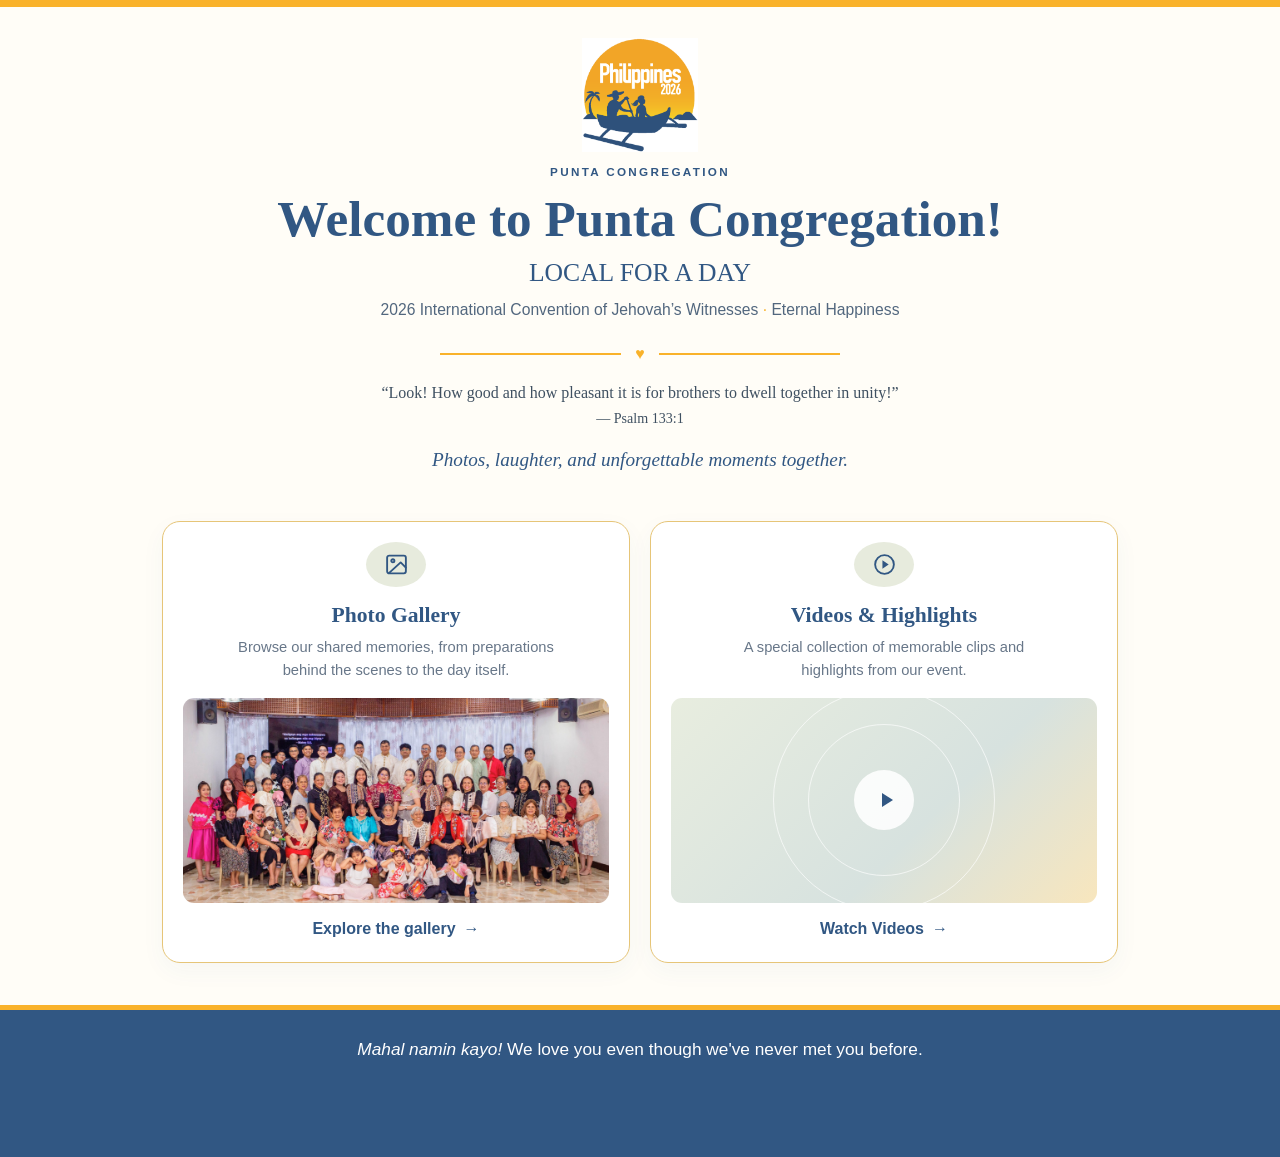
<file: index.html>
<!doctype html><html lang="en"><head><meta charset="utf-8"><meta name="viewport" content="width=device-width,initial-scale=1"><meta name="theme-color" content="#315783"><title>Punta Congregation | LOCAL FOR A DAY 2026</title><link rel="stylesheet" href="styles.css"></head><body><div class="topline"></div><header class="hero"><img class="logo" src="assets/philippines-2026-logo.png" alt="Philippines 2026 logo"><p class="kicker">PUNTA CONGREGATION</p><h1>Welcome to Punta Congregation!</h1><p class="subtitle">LOCAL FOR A DAY</p><p class="eventline">2026 International Convention of Jehovah’s Witnesses <span style="color:var(--gold)">·</span> Eternal Happiness</p><div class="divider"><span>♥</span></div><p class="verse">“Look! How good and how pleasant it is for brothers to dwell together in unity!”<small>— Psalm 133:1</small></p><p class="tagline">Photos, laughter, and unforgettable moments together.</p></header><main class="cards"><a class="card" href="photos.html"><span class="icon-disc"><svg viewBox="0 0 24 24"><rect x="3" y="3.5" width="18" height="17" rx="2"/><circle cx="8.5" cy="8.5" r="1.5"/><path d="m21 15-5-5L5 20"/></svg></span><h3>Photo Gallery</h3><p>Browse our shared memories, from preparations behind the scenes to the day itself.</p><img class="card-photo" src="assets/congregation.jpg" alt="Punta Congregation group photo"><span class="card-action">Explore the gallery <span>→</span></span></a><a class="card" href="videos.html"><span class="icon-disc"><svg viewBox="0 0 24 24"><circle cx="12" cy="12" r="9"/><path d="m10 8 6 4-6 4Z" fill="currentColor" stroke="none"/></svg></span><h3>Videos &amp; Highlights</h3><p>A special collection of memorable clips and highlights from our event.</p><div class="video-art"><span class="play"><svg viewBox="0 0 24 24"><path d="M8 5v14l11-7Z"/></svg></span></div><span class="card-action">Watch Videos <span>→</span></span></a></main><footer class="footer"><p><em>Mahal namin kayo!</em> We love you even though we've never met you before.</p></footer></body></html>
</file>
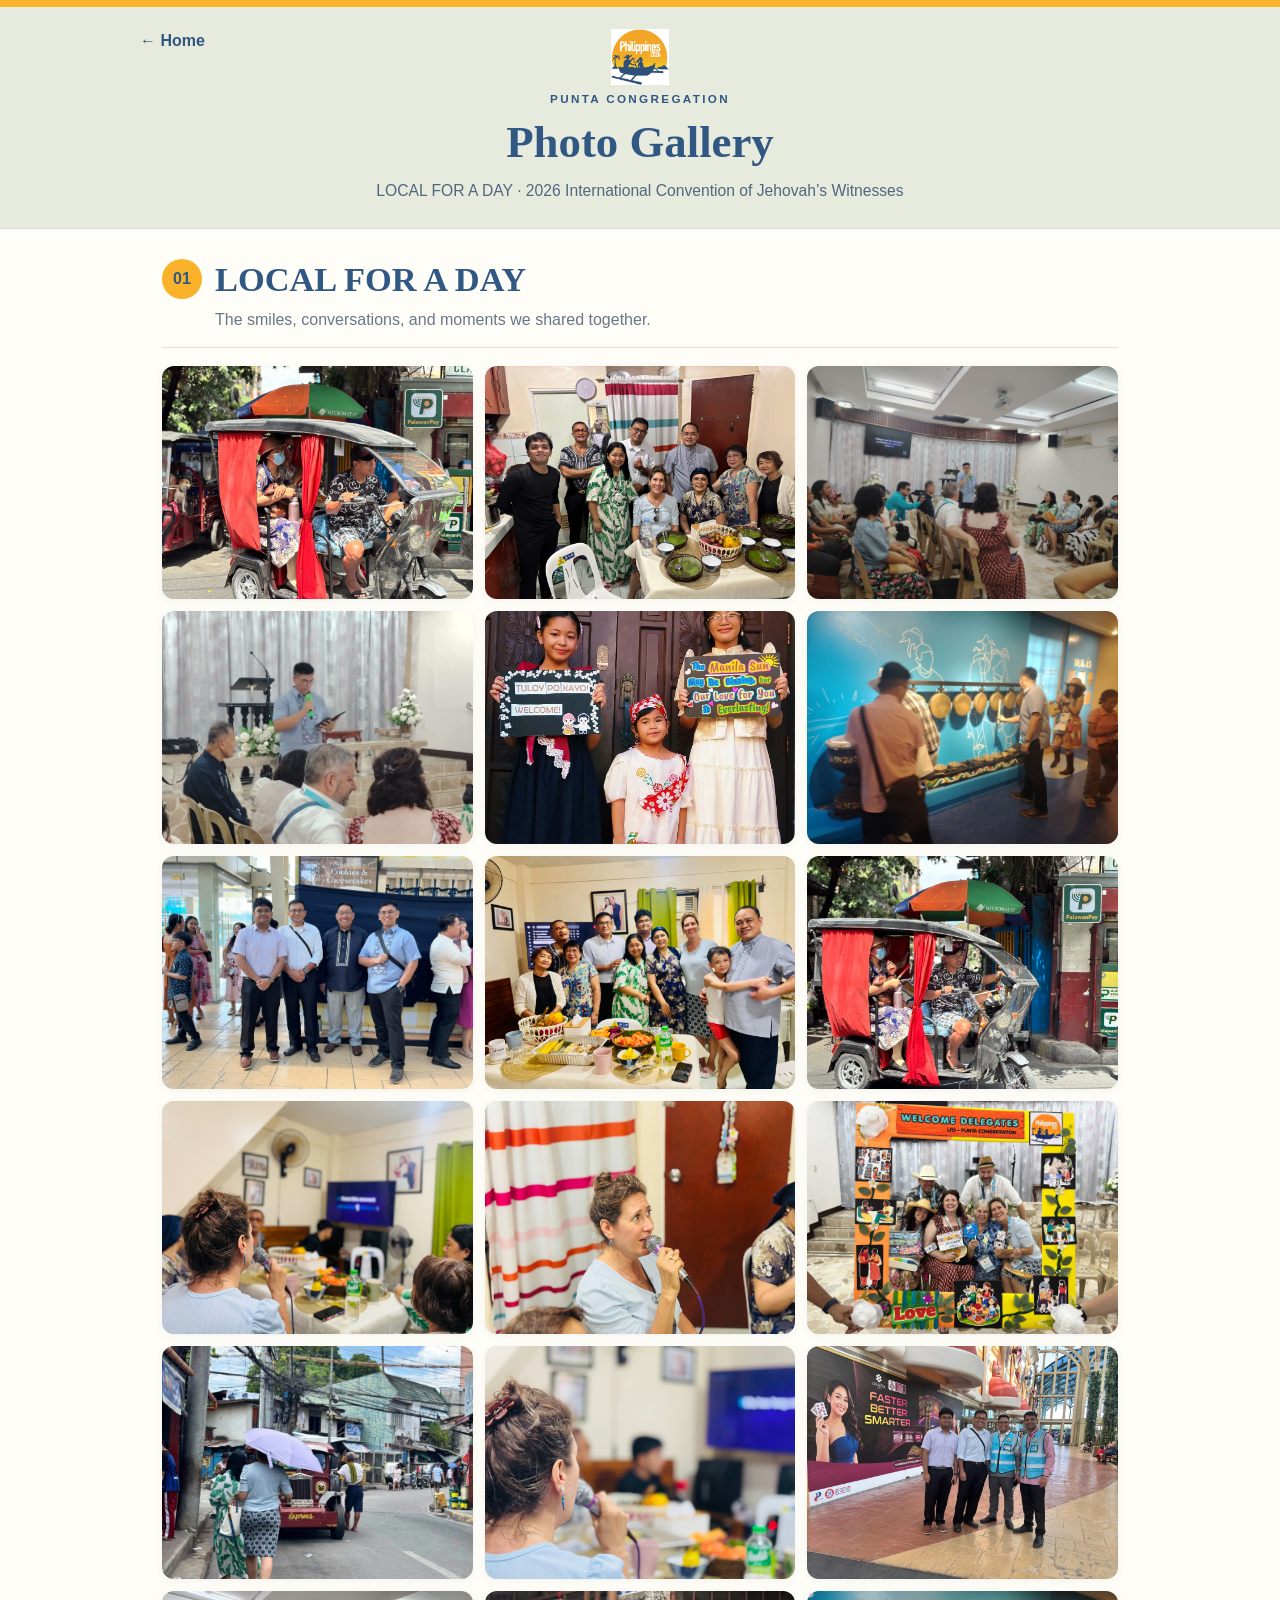
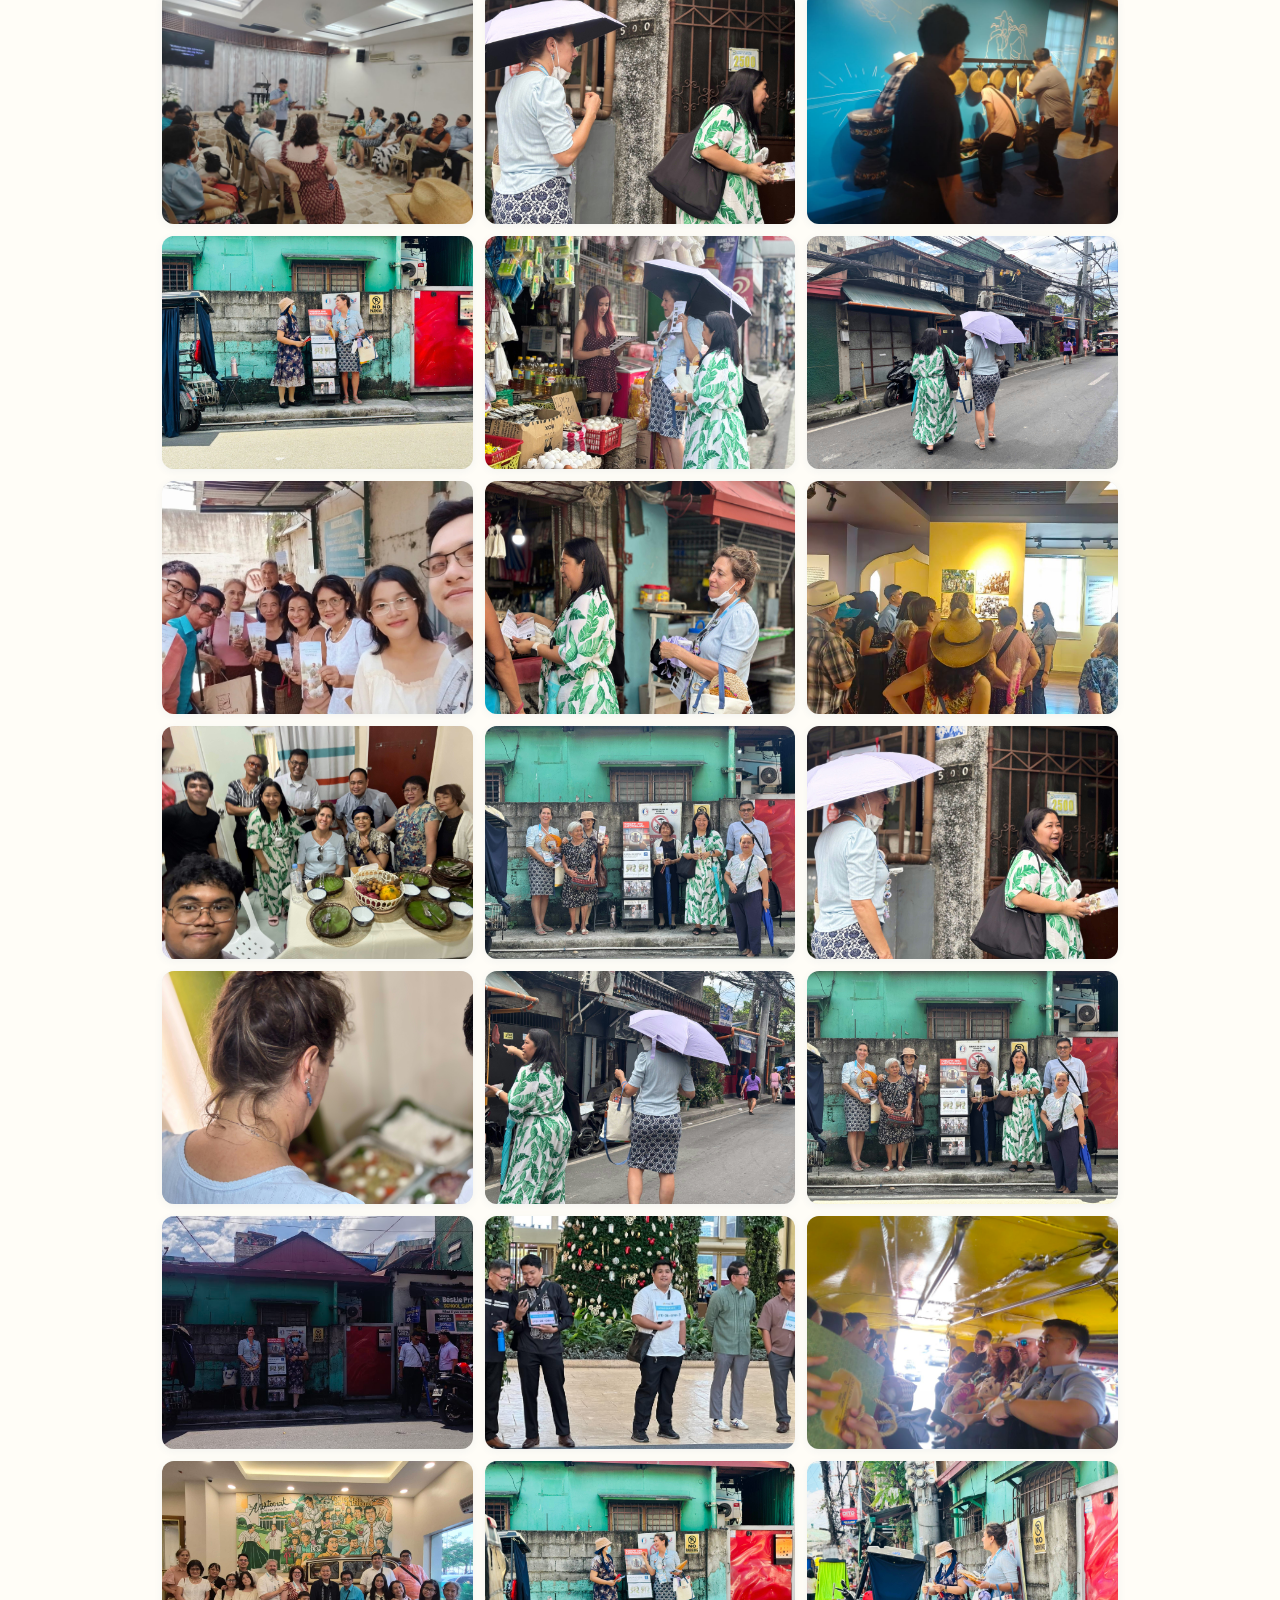
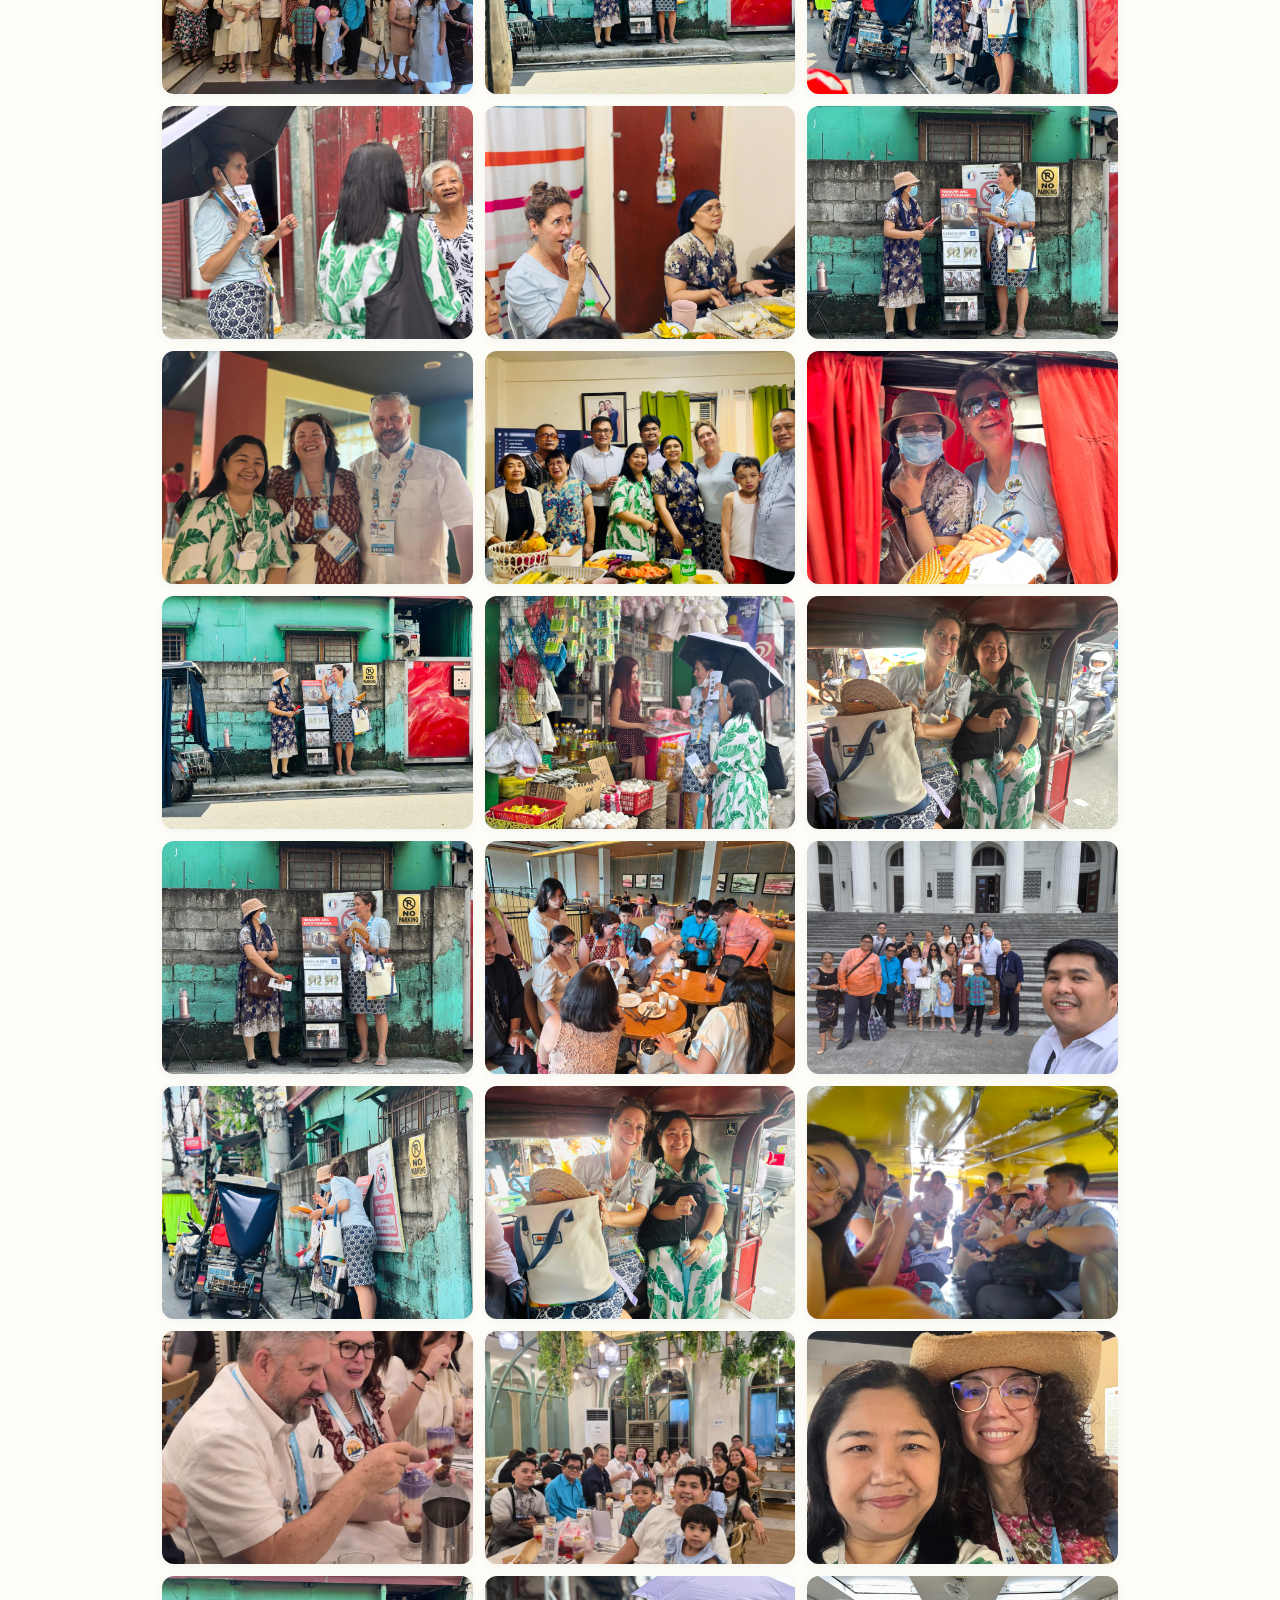
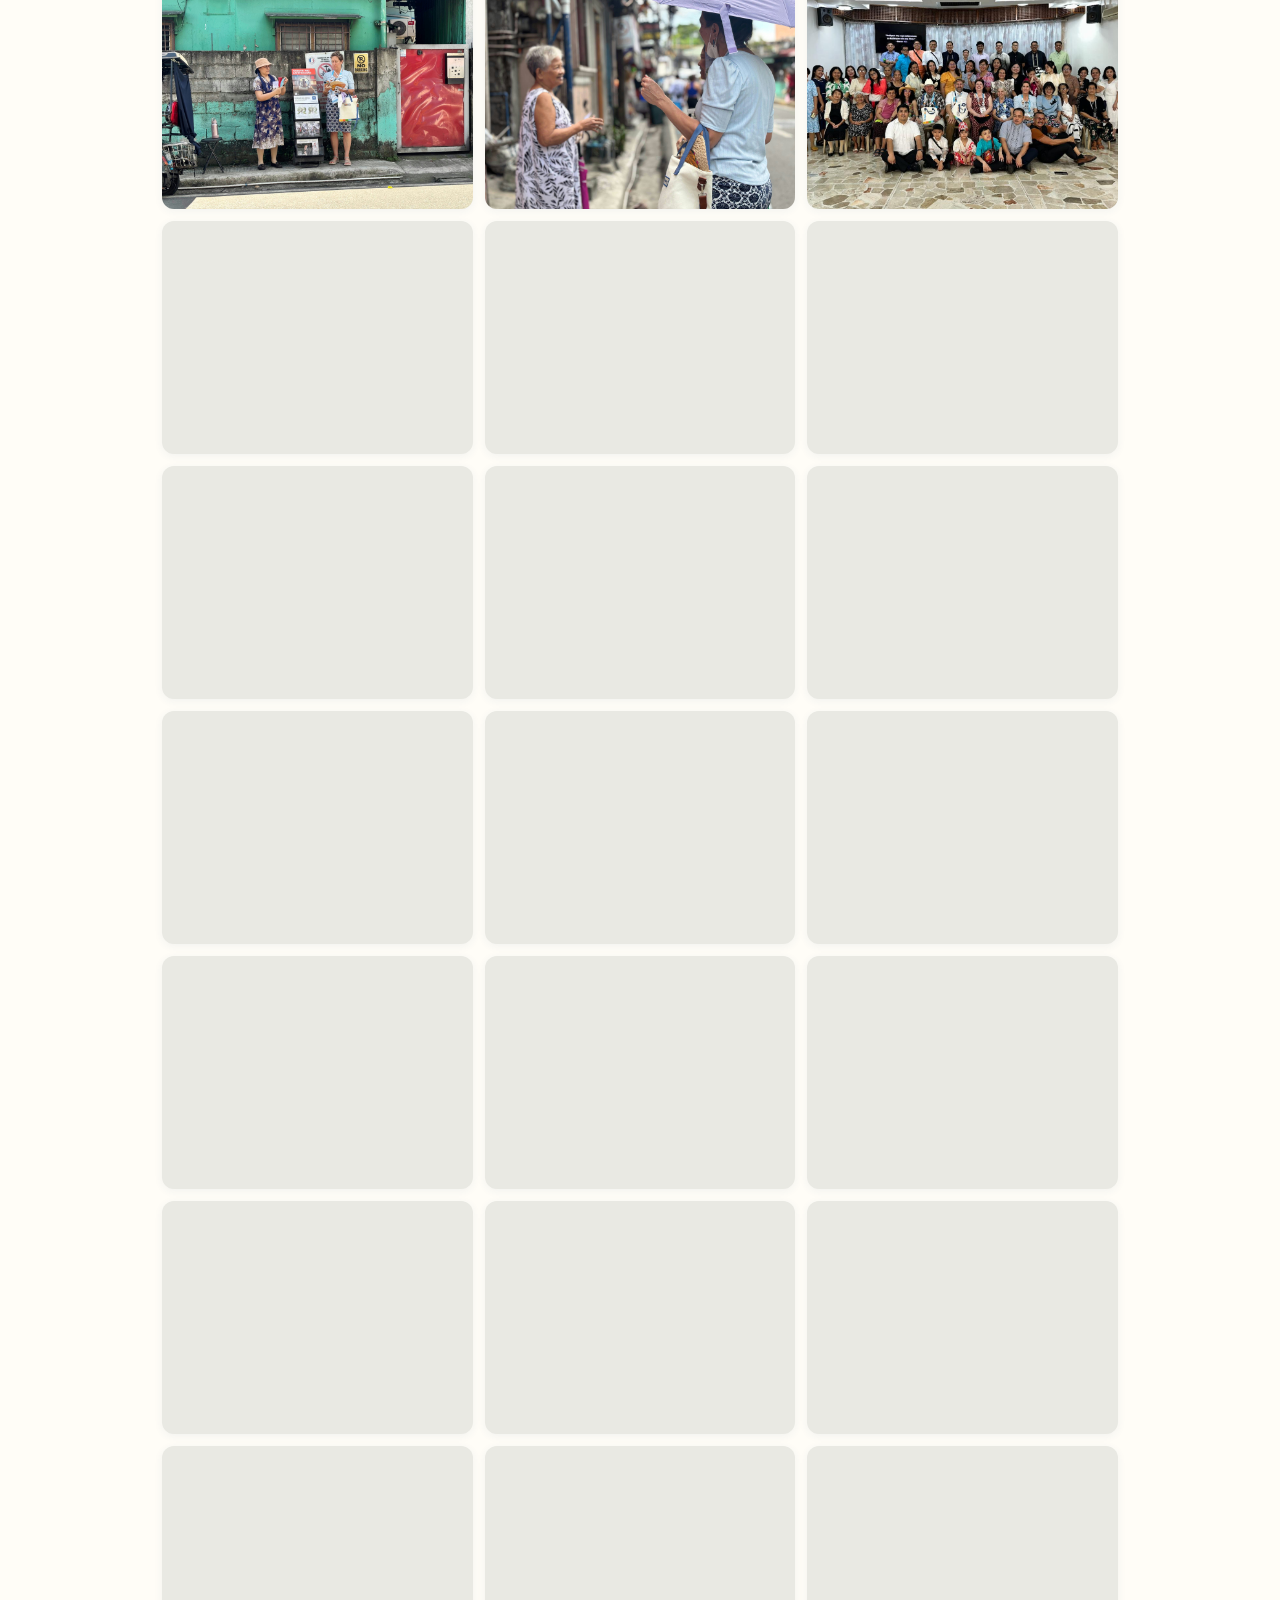
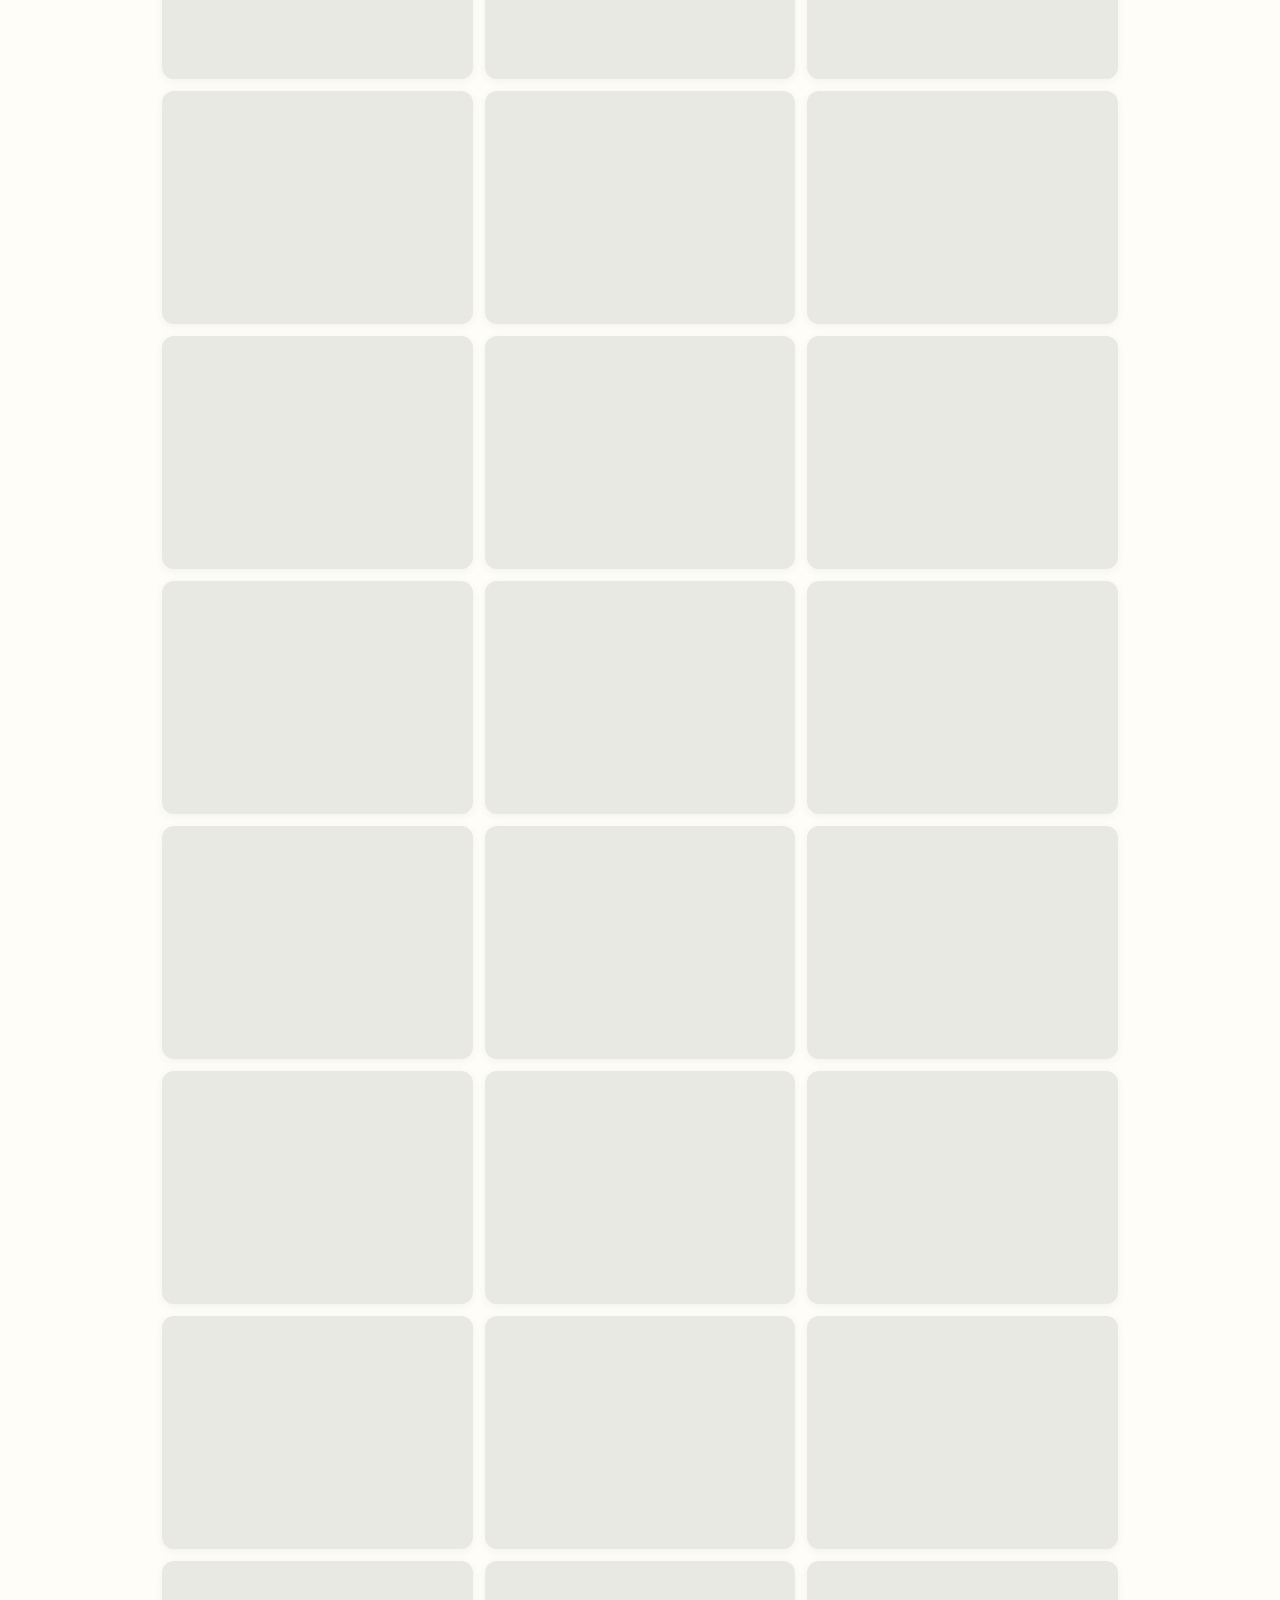
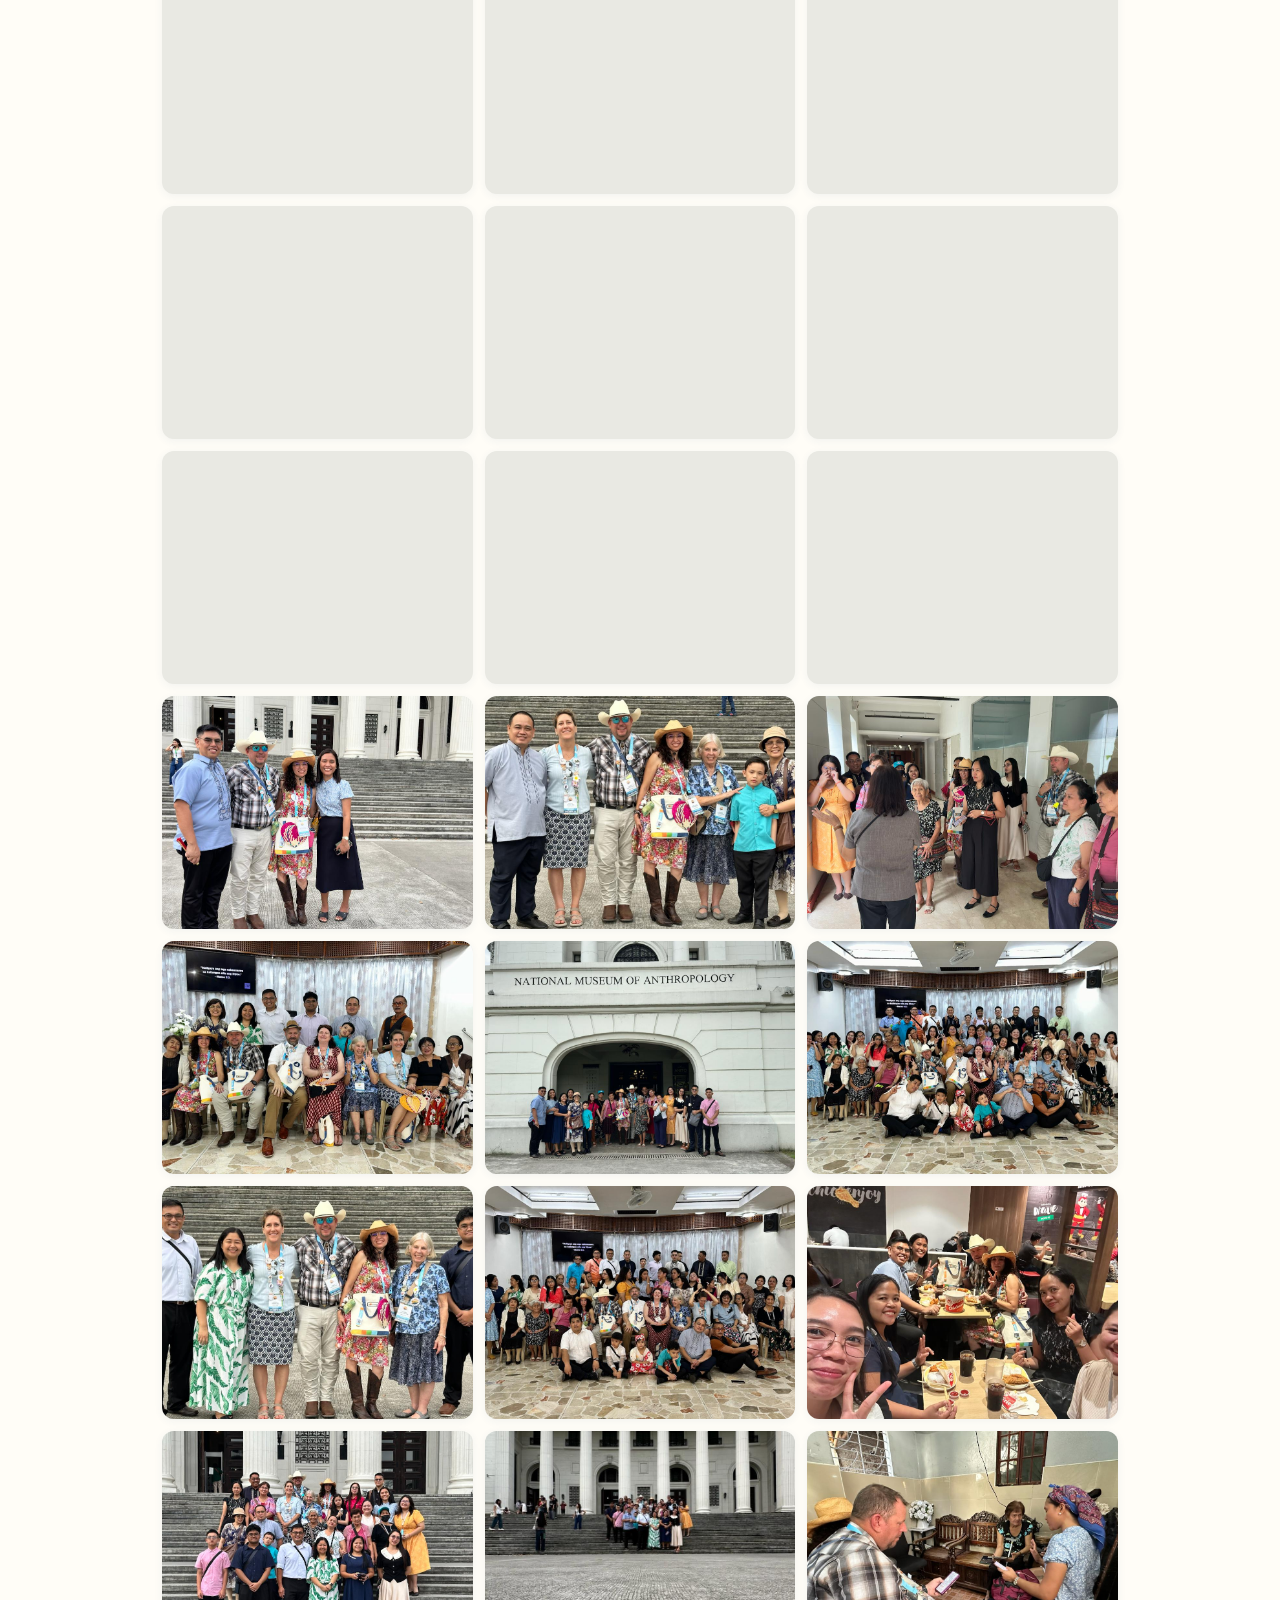
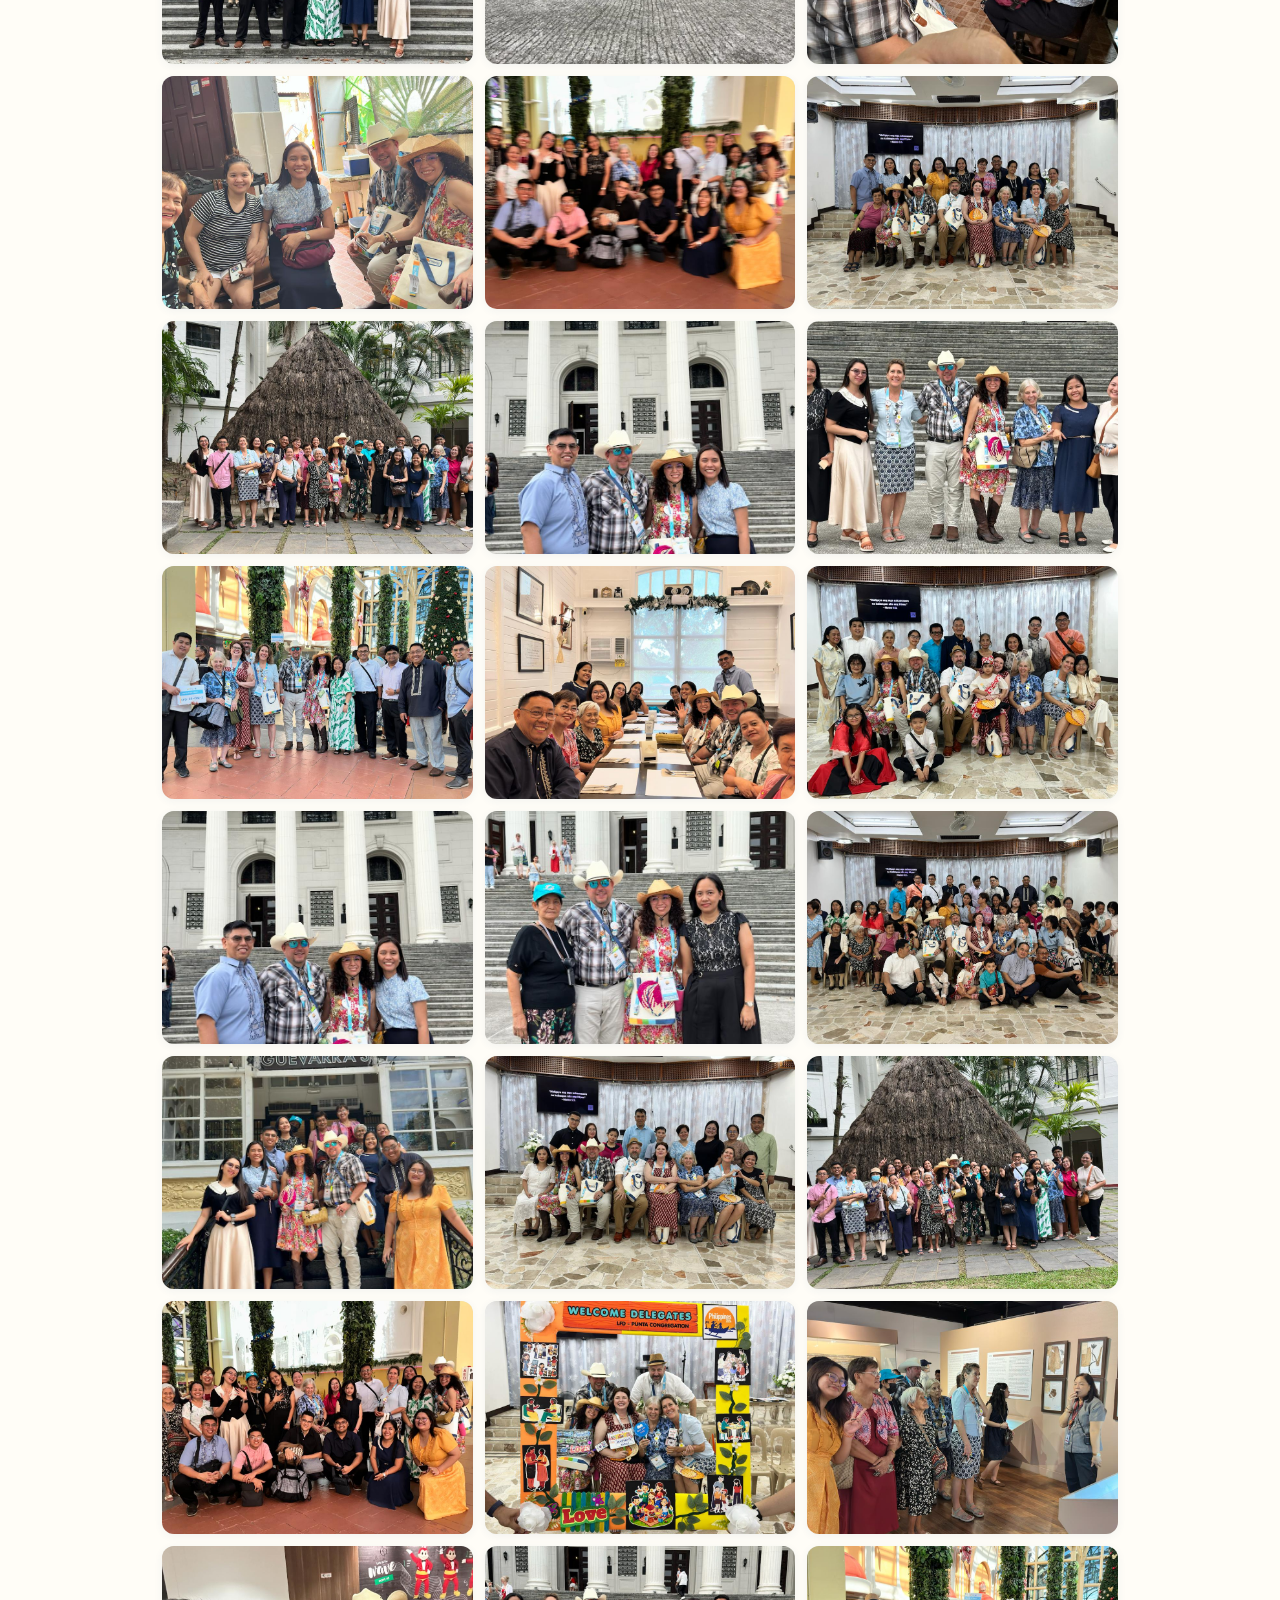
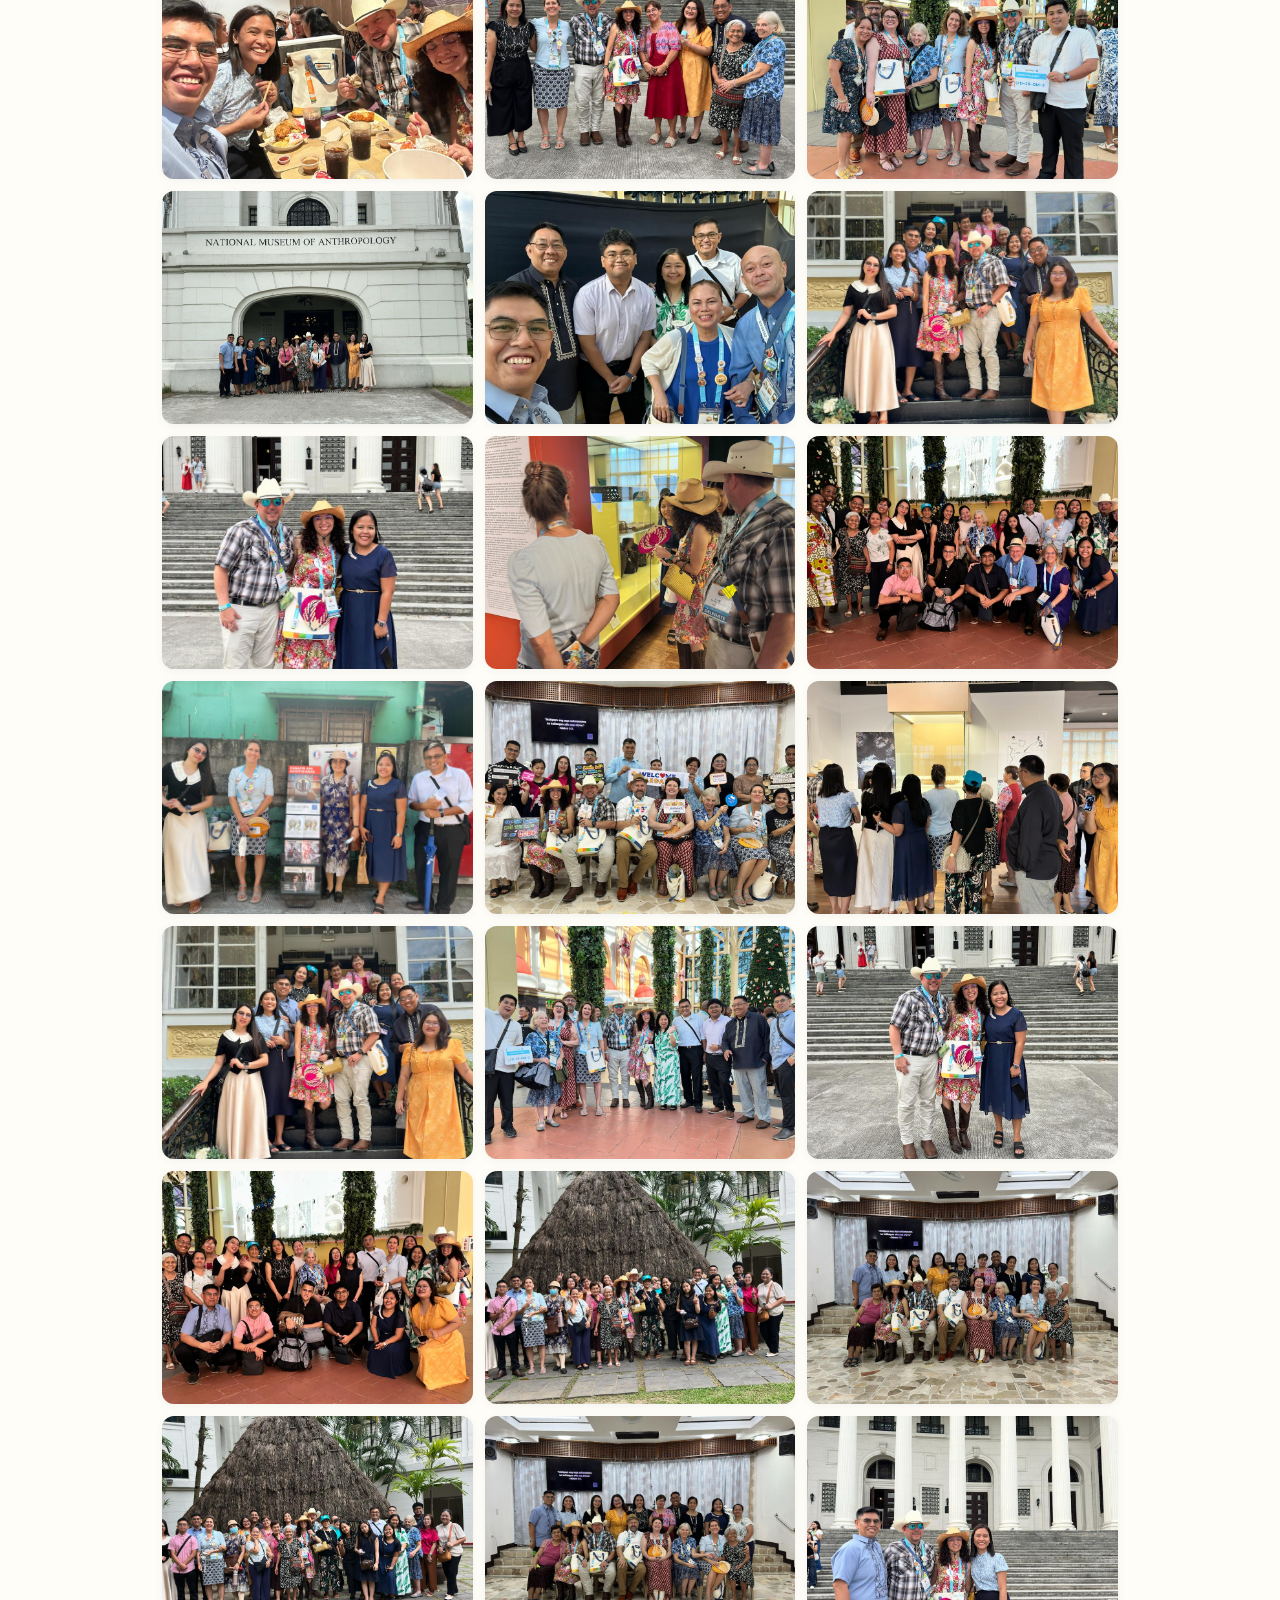
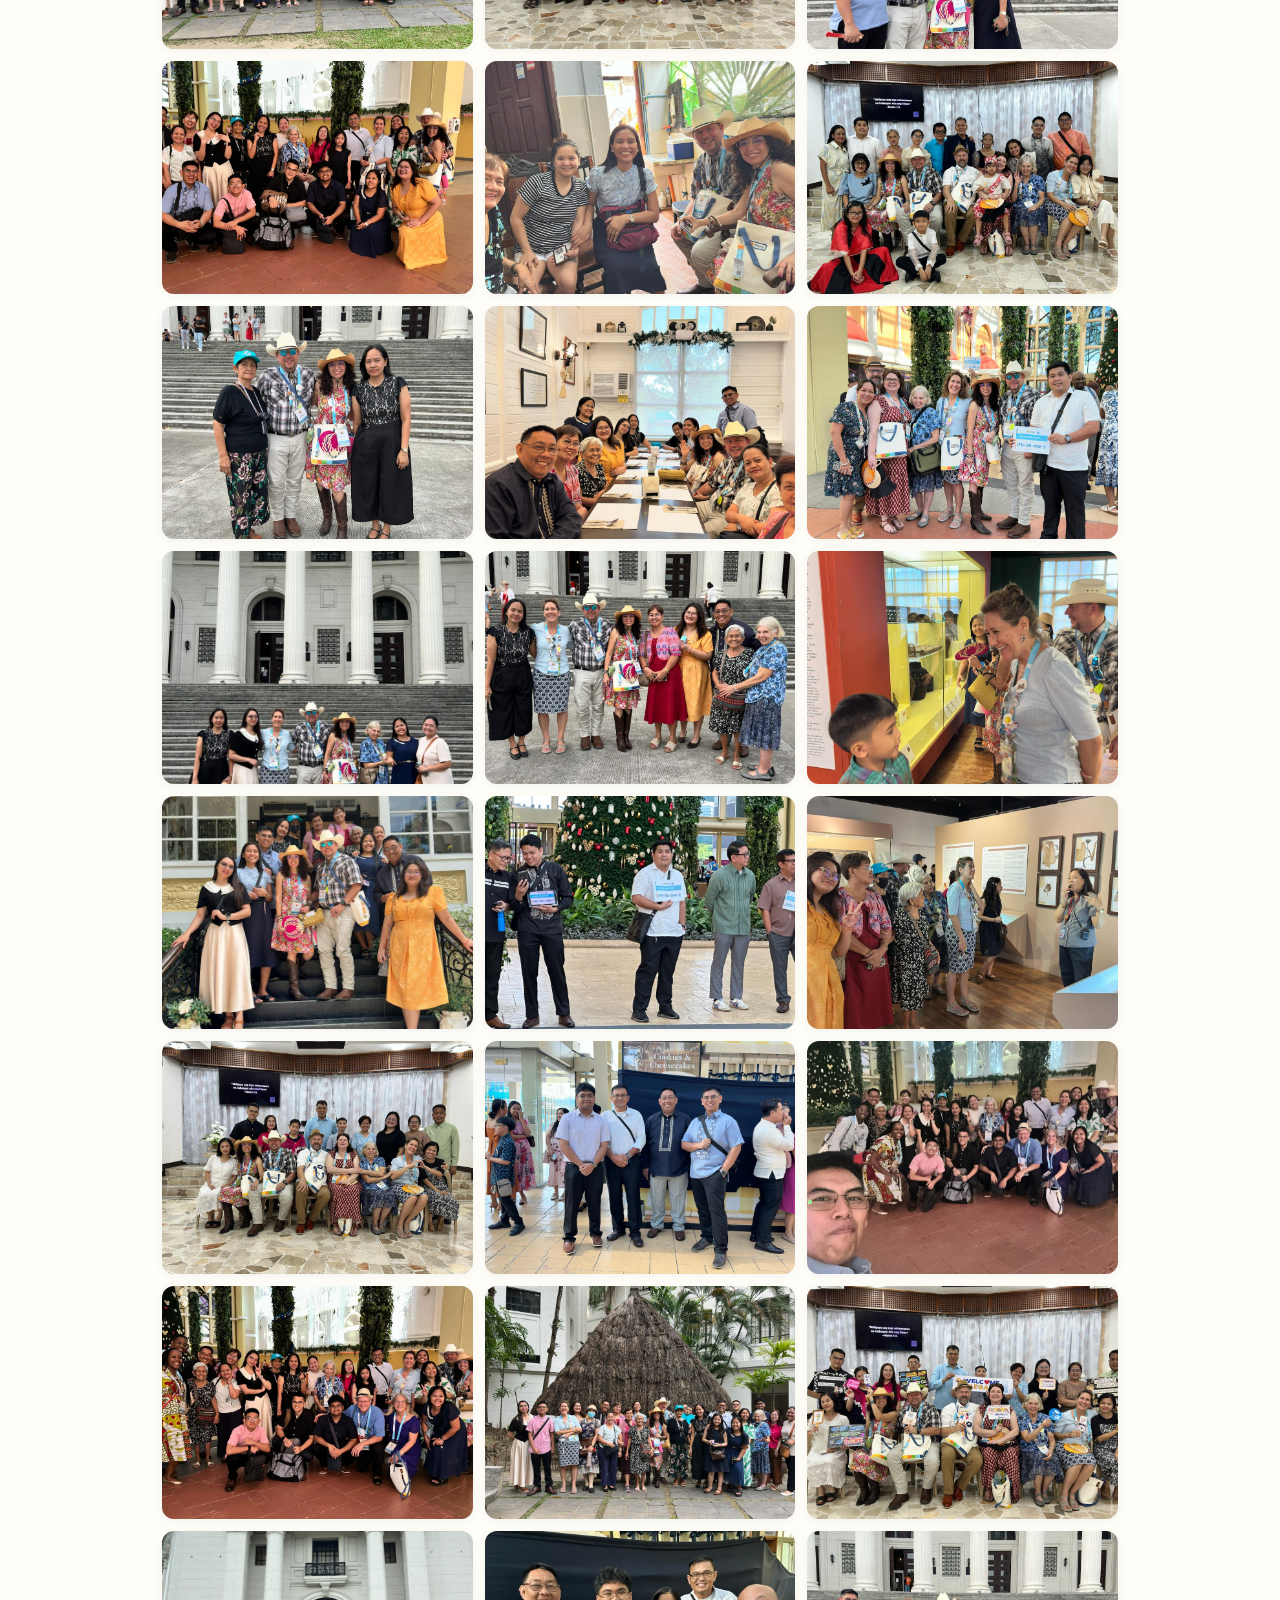
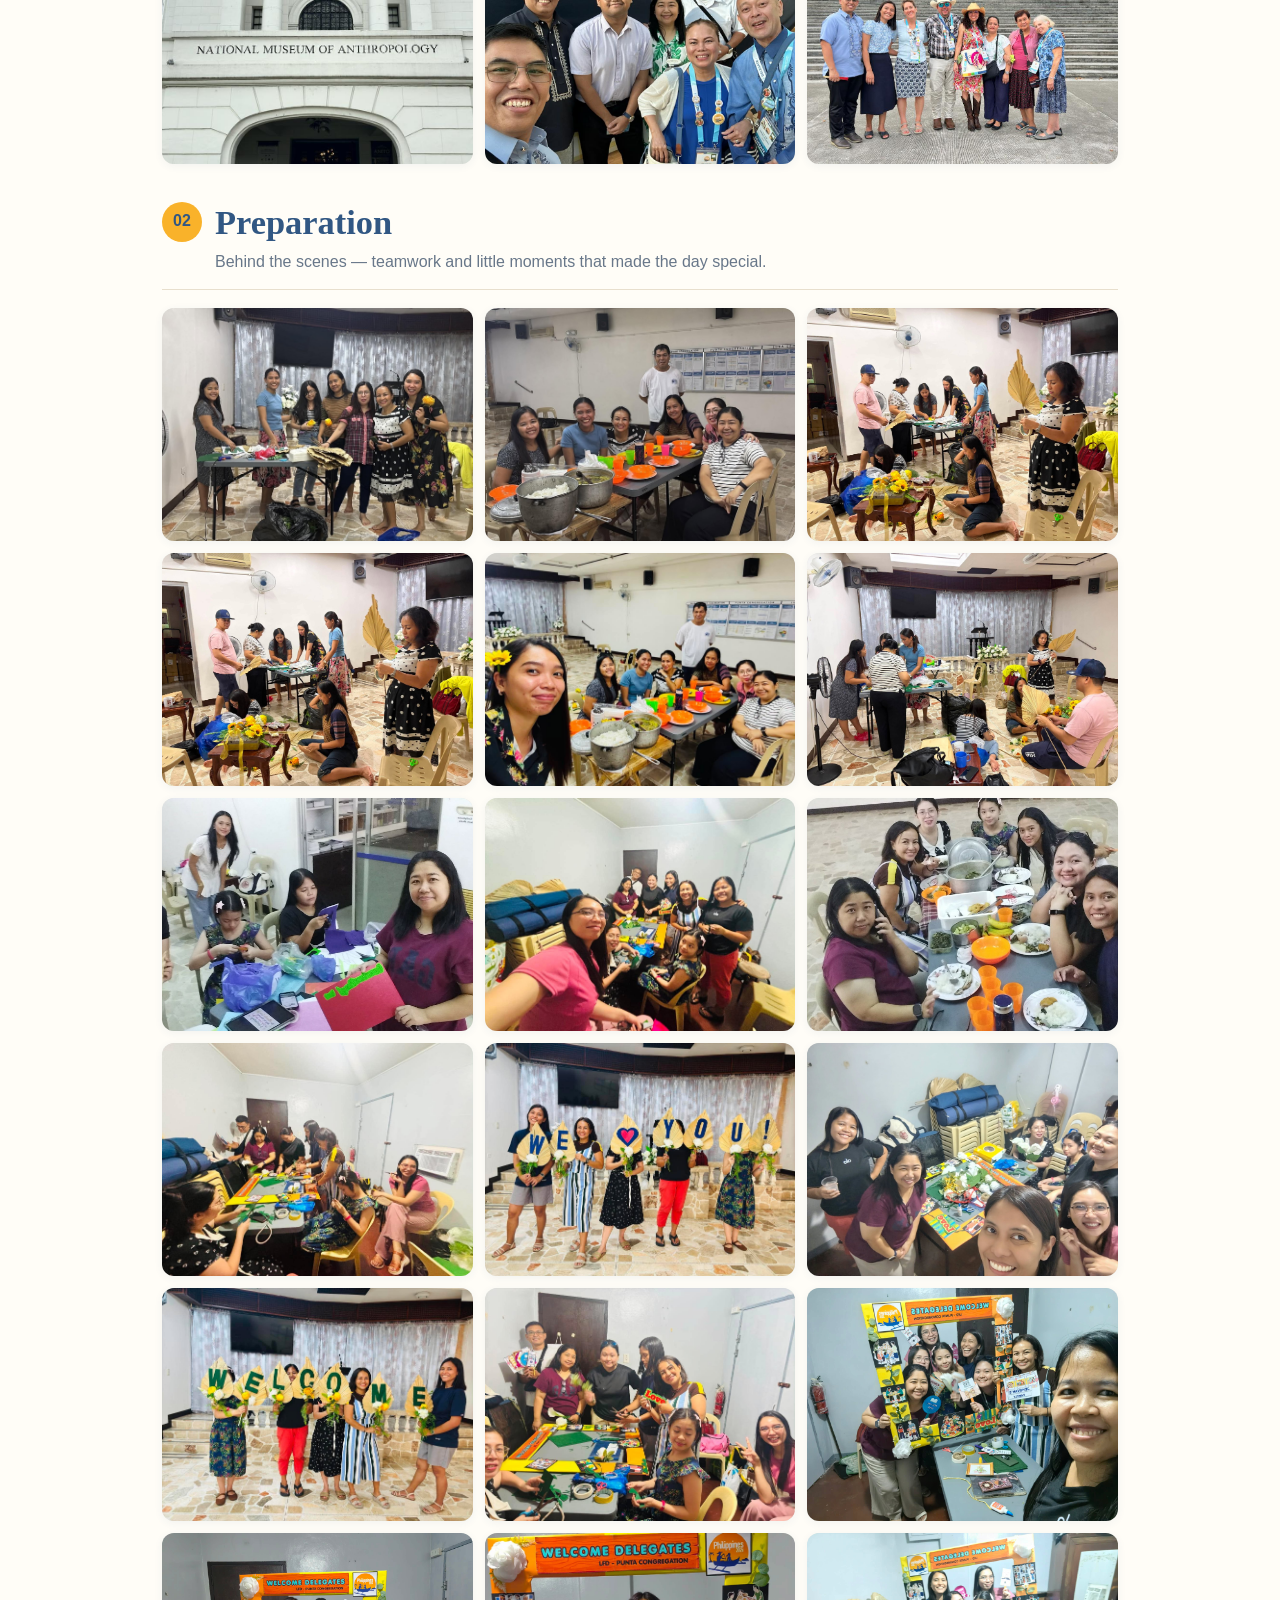
<file: photos.html>
<!doctype html><html lang="en"><head><meta charset="utf-8"><meta name="viewport" content="width=device-width,initial-scale=1"><title>Photo Gallery | Punta Congregation</title><link rel="stylesheet" href="styles.css"></head><body><div class="topline"></div><header class="inner-head"><a class="back" href="index.html">← Home</a><img class="mini-logo" src="assets/philippines-2026-logo.png" alt="Philippines 2026 logo"><p class="kicker">PUNTA CONGREGATION</p><h1>Photo Gallery</h1><p class="eventline">LOCAL FOR A DAY · 2026 International Convention of Jehovah’s Witnesses</p></header><main class="inner-main"><section><div class="section-title"><span class="number">01</span><div><h2>LOCAL FOR A DAY</h2><p>The smiles, conversations, and moments we shared together.</p></div></div><div class="gallery-grid" id="event-grid"></div></section><section class="section-gap"><div class="section-title"><span class="number">02</span><div><h2>Preparation</h2><p>Behind the scenes — teamwork and little moments that made the day special.</p></div></div><div class="gallery-grid" id="prep-grid"></div></section><div class="thankyou"><span class="heart">♥</span><p>Thank you for being part of this beautiful and encouraging day!</p></div></main><footer class="inner-footer"><div class="footer-actions"><a href="index.html">← Back to welcome page</a><a href="videos.html">▶ Watch Videos</a></div><div class="footer-blue-band" aria-hidden="true"></div></footer><div class="lightbox" id="lightbox" role="dialog" aria-modal="true" aria-label="Photo viewer"><button class="lb-btn lb-close" id="close" aria-label="Close">×</button><button class="lb-btn lb-prev" id="prev" aria-label="Previous photo">‹</button><img id="lightbox-image" alt="Selected gallery photo"><button class="lb-btn lb-next" id="next" aria-label="Next photo">›</button><a class="lb-btn lb-download" id="download" download><svg viewBox="0 0 24 24"><path d="M12 3v12m-5-5 5 5 5-5M4 17v4h16v-4"/></svg> Download photo</a><span class="lb-count" id="count"></span></div><script>
const eventPhotos=["assets/local-for-a-day/local-for-a-day-01.jpg", "assets/local-for-a-day/local-for-a-day-02.jpg", "assets/local-for-a-day/local-for-a-day-03.jpg", "assets/local-for-a-day/local-for-a-day-04.jpg", "assets/local-for-a-day/local-for-a-day-05.jpg", "assets/local-for-a-day/local-for-a-day-06.jpg", "assets/local-for-a-day/local-for-a-day-07.jpg", "assets/local-for-a-day/local-for-a-day-08.jpg", "assets/local-for-a-day/local-for-a-day-09.jpg", "assets/local-for-a-day/local-for-a-day-10.jpg", "assets/local-for-a-day/local-for-a-day-11.jpg", "assets/local-for-a-day/local-for-a-day-12.jpg", "assets/local-for-a-day/local-for-a-day-13.jpg", "assets/local-for-a-day/local-for-a-day-14.jpg", "assets/local-for-a-day/local-for-a-day-15.jpg", "assets/local-for-a-day/local-for-a-day-16.jpg", "assets/local-for-a-day/local-for-a-day-17.jpg", "assets/local-for-a-day/local-for-a-day-18.jpg", "assets/local-for-a-day/local-for-a-day-19.jpg", "assets/local-for-a-day/local-for-a-day-20.jpg", "assets/local-for-a-day/local-for-a-day-21.jpg", "assets/local-for-a-day/local-for-a-day-22.jpg", "assets/local-for-a-day/local-for-a-day-23.jpg", "assets/local-for-a-day/local-for-a-day-24.jpg", "assets/local-for-a-day/local-for-a-day-25.jpg", "assets/local-for-a-day/local-for-a-day-26.jpg", "assets/local-for-a-day/local-for-a-day-27.jpg", "assets/local-for-a-day/local-for-a-day-28.jpg", "assets/local-for-a-day/local-for-a-day-29.jpg", "assets/local-for-a-day/local-for-a-day-30.jpg", "assets/local-for-a-day/local-for-a-day-31.jpg", "assets/local-for-a-day/local-for-a-day-32.jpg", "assets/local-for-a-day/local-for-a-day-33.jpg", "assets/local-for-a-day/local-for-a-day-34.jpg", "assets/local-for-a-day/local-for-a-day-35.jpg", "assets/local-for-a-day/local-for-a-day-36.jpg", "assets/local-for-a-day/local-for-a-day-37.jpg", "assets/local-for-a-day/local-for-a-day-38.jpg", "assets/local-for-a-day/local-for-a-day-39.jpg", "assets/local-for-a-day/local-for-a-day-40.jpg", "assets/local-for-a-day/local-for-a-day-41.jpg", "assets/local-for-a-day/local-for-a-day-42.jpg", "assets/local-for-a-day/local-for-a-day-43.jpg", "assets/local-for-a-day/local-for-a-day-44.jpg", "assets/local-for-a-day/local-for-a-day-45.jpg", "assets/local-for-a-day/local-for-a-day-46.jpg", "assets/local-for-a-day/local-for-a-day-47.jpg", "assets/local-for-a-day/local-for-a-day-48.jpg", "assets/local-for-a-day/local-for-a-day-49.jpg", "assets/local-for-a-day/local-for-a-day-50.jpg", "assets/local-for-a-day/local-for-a-day-51.jpg", "assets/local-for-a-day/local-for-a-day-52.jpg", "assets/local-for-a-day/local-for-a-day-53.jpg", "assets/local-for-a-day/local-for-a-day-54.jpg", "assets/local-for-a-day/local-for-a-day-55.jpg", "assets/local-for-a-day/local-for-a-day-56.jpg", "assets/local-for-a-day/local-for-a-day-057.jpg", "assets/local-for-a-day/local-for-a-day-058.jpg", "assets/local-for-a-day/local-for-a-day-059.jpg", "assets/local-for-a-day/local-for-a-day-060.jpg", "assets/local-for-a-day/local-for-a-day-061.jpg", "assets/local-for-a-day/local-for-a-day-062.jpg", "assets/local-for-a-day/local-for-a-day-063.jpg", "assets/local-for-a-day/local-for-a-day-064.jpg", "assets/local-for-a-day/local-for-a-day-065.jpg", "assets/local-for-a-day/local-for-a-day-066.jpg", "assets/local-for-a-day/local-for-a-day-067.jpg", "assets/local-for-a-day/local-for-a-day-068.jpg", "assets/local-for-a-day/local-for-a-day-069.jpg", "assets/local-for-a-day/local-for-a-day-070.jpg", "assets/local-for-a-day/local-for-a-day-071.jpg", "assets/local-for-a-day/local-for-a-day-072.jpg", "assets/local-for-a-day/local-for-a-day-073.jpg", "assets/local-for-a-day/local-for-a-day-074.jpg", "assets/local-for-a-day/local-for-a-day-075.jpg", "assets/local-for-a-day/local-for-a-day-076.jpg", "assets/local-for-a-day/local-for-a-day-077.jpg", "assets/local-for-a-day/local-for-a-day-078.jpg", "assets/local-for-a-day/local-for-a-day-079.jpg", "assets/local-for-a-day/local-for-a-day-080.jpg", "assets/local-for-a-day/local-for-a-day-081.jpg", "assets/local-for-a-day/local-for-a-day-082.jpg", "assets/local-for-a-day/local-for-a-day-083.jpg", "assets/local-for-a-day/local-for-a-day-084.jpg", "assets/local-for-a-day/local-for-a-day-085.jpg", "assets/local-for-a-day/local-for-a-day-086.jpg", "assets/local-for-a-day/local-for-a-day-087.jpg", "assets/local-for-a-day/local-for-a-day-088.jpg", "assets/local-for-a-day/local-for-a-day-089.jpg", "assets/local-for-a-day/local-for-a-day-090.jpg", "assets/local-for-a-day/local-for-a-day-091.jpg", "assets/local-for-a-day/local-for-a-day-092.jpg", "assets/local-for-a-day/local-for-a-day-093.jpg", "assets/local-for-a-day/local-for-a-day-094.jpg", "assets/local-for-a-day/local-for-a-day-095.jpg", "assets/local-for-a-day/local-for-a-day-096.jpg", "assets/local-for-a-day/local-for-a-day-097.jpg", "assets/local-for-a-day/local-for-a-day-098.jpg", "assets/local-for-a-day/local-for-a-day-099.jpg", "assets/local-for-a-day/local-for-a-day-100.jpg", "assets/local-for-a-day/local-for-a-day-101.jpg", "assets/local-for-a-day/local-for-a-day-102.jpg", "assets/local-for-a-day/local-for-a-day-103.jpg", "assets/local-for-a-day/local-for-a-day-104.jpg", "assets/local-for-a-day/local-for-a-day-105.jpg", "assets/local-for-a-day/local-for-a-day-106.jpg", "assets/local-for-a-day/local-for-a-day-107.jpg", "assets/local-for-a-day/local-for-a-day-108.jpg", "assets/local-for-a-day/local-for-a-day-109.jpg", "assets/local-for-a-day/local-for-a-day-110.jpg", "assets/local-for-a-day/local-for-a-day-111.jpg", "assets/local-for-a-day/local-for-a-day-112.jpg", "assets/local-for-a-day/local-for-a-day-113.jpg", "assets/local-for-a-day/local-for-a-day-114.jpg", "assets/local-for-a-day/local-for-a-day-115.jpg", "assets/local-for-a-day/local-for-a-day-116.jpg", "assets/local-for-a-day/local-for-a-day-117.jpg", "assets/local-for-a-day/local-for-a-day-118.jpg", "assets/local-for-a-day/local-for-a-day-119.jpg", "assets/local-for-a-day/local-for-a-day-120.jpg", "assets/local-for-a-day/local-for-a-day-121.jpg", "assets/local-for-a-day/local-for-a-day-122.jpg", "assets/local-for-a-day/local-for-a-day-123.jpg", "assets/local-for-a-day/local-for-a-day-124.jpg", "assets/local-for-a-day/local-for-a-day-125.jpg", "assets/local-for-a-day/local-for-a-day-126.jpg", "assets/local-for-a-day/local-for-a-day-127.jpg", "assets/local-for-a-day/local-for-a-day-128.jpg", "assets/local-for-a-day/local-for-a-day-129.jpg", "assets/local-for-a-day/local-for-a-day-130.jpg", "assets/local-for-a-day/local-for-a-day-131.jpg", "assets/local-for-a-day/local-for-a-day-132.jpg", "assets/local-for-a-day/local-for-a-day-133.jpg", "assets/local-for-a-day/local-for-a-day-134.jpg", "assets/local-for-a-day/local-for-a-day-135.jpg", "assets/local-for-a-day/local-for-a-day-136.jpg", "assets/local-for-a-day/local-for-a-day-137.jpg", "assets/local-for-a-day/local-for-a-day-138.jpg", "assets/local-for-a-day/local-for-a-day-139.jpg", "assets/local-for-a-day/local-for-a-day-140.jpg", "assets/local-for-a-day/local-for-a-day-141.jpg", "assets/local-for-a-day/local-for-a-day-142.jpg", "assets/local-for-a-day/local-for-a-day-143.jpg", "assets/local-for-a-day/local-for-a-day-144.jpg", "assets/local-for-a-day/local-for-a-day-145.jpg", "assets/local-for-a-day/local-for-a-day-146.jpg", "assets/local-for-a-day/local-for-a-day-147.jpg", "assets/local-for-a-day/local-for-a-day-148.jpg", "assets/local-for-a-day/local-for-a-day-149.jpg", "assets/local-for-a-day/local-for-a-day-150.jpg", "assets/local-for-a-day/local-for-a-day-151.jpg", "assets/local-for-a-day/local-for-a-day-152.jpg", "assets/local-for-a-day/local-for-a-day-153.jpg", "assets/local-for-a-day/local-for-a-day-154.jpg", "assets/local-for-a-day/local-for-a-day-155.jpg", "assets/local-for-a-day/local-for-a-day-156.jpg", "assets/local-for-a-day/local-for-a-day-157.jpg", "assets/local-for-a-day/local-for-a-day-158.jpg", "assets/local-for-a-day/local-for-a-day-159.jpg", "assets/local-for-a-day/local-for-a-day-160.jpg", "assets/local-for-a-day/local-for-a-day-161.jpg", "assets/local-for-a-day/local-for-a-day-162.jpg", "assets/local-for-a-day/local-for-a-day-163.jpg", "assets/local-for-a-day/local-for-a-day-164.jpg", "assets/local-for-a-day/local-for-a-day-165.jpg", "assets/local-for-a-day/local-for-a-day-166.jpg", "assets/local-for-a-day/local-for-a-day-167.jpg", "assets/local-for-a-day/local-for-a-day-168.jpg", "assets/local-for-a-day/local-for-a-day-169.jpg", "assets/local-for-a-day/local-for-a-day-170.jpg", "assets/local-for-a-day/local-for-a-day-171.jpg", "assets/local-for-a-day/local-for-a-day-172.jpg", "assets/local-for-a-day/local-for-a-day-173.jpg", "assets/local-for-a-day/local-for-a-day-174.jpg"];
const prepPhotos=["assets/congregation.jpg", "assets/behind-the-scenes/behind-the-scenes-01.jpg", "assets/behind-the-scenes/behind-the-scenes-02.jpg", "assets/behind-the-scenes/behind-the-scenes-03.jpg", "assets/behind-the-scenes/behind-the-scenes-04.jpg", "assets/behind-the-scenes/behind-the-scenes-05.jpg", "assets/behind-the-scenes/behind-the-scenes-06.jpg", "assets/behind-the-scenes/behind-the-scenes-07.jpg", "assets/behind-the-scenes/behind-the-scenes-08.jpg", "assets/behind-the-scenes/behind-the-scenes-09.jpg", "assets/behind-the-scenes/behind-the-scenes-10.jpg", "assets/behind-the-scenes/behind-the-scenes-11.jpg", "assets/behind-the-scenes/behind-the-scenes-12.jpg", "assets/behind-the-scenes/behind-the-scenes-13.jpg", "assets/behind-the-scenes/behind-the-scenes-14.jpg", "assets/behind-the-scenes/preparation-15.jpg", "assets/behind-the-scenes/preparation-16.jpg", "assets/behind-the-scenes/preparation-17.jpg", "assets/behind-the-scenes/preparation-18.jpg", "assets/behind-the-scenes/preparation-19.jpg", "assets/behind-the-scenes/preparation-20.jpg"].filter(x=>x.includes('behind-the-scenes'));
const allSets={event:eventPhotos,prep:prepPhotos};let currentSet='event',currentIndex=0;
function addTiles(id,arr,set){const grid=document.getElementById(id);arr.forEach((src,i)=>{const b=document.createElement('button');b.className='gallery-item';b.dataset.set=set;b.dataset.index=i;b.setAttribute('aria-label','Open photo '+(i+1));const im=document.createElement('img');im.src=src;im.alt='';im.loading='lazy';b.appendChild(im);b.addEventListener('click',()=>openViewer(set,i));grid.appendChild(b)})}
function openViewer(set,i){currentSet=set;currentIndex=i;renderViewer();document.getElementById('lightbox').classList.add('open');document.body.style.overflow='hidden'}
function renderViewer(){const src=allSets[currentSet][currentIndex];document.getElementById('lightbox-image').src=src;document.getElementById('download').href=src;document.getElementById('download').download=src.split('/').pop();document.getElementById('count').textContent=(currentIndex+1)+' / '+allSets[currentSet].length}
function step(d){currentIndex=(currentIndex+d+allSets[currentSet].length)%allSets[currentSet].length;renderViewer()}
function closeViewer(){document.getElementById('lightbox').classList.remove('open');document.body.style.overflow=''}
addTiles('event-grid',eventPhotos,'event');
addTiles('prep-grid',prepPhotos,'prep');
document.getElementById('close').onclick=closeViewer;document.getElementById('prev').onclick=()=>step(-1);document.getElementById('next').onclick=()=>step(1);
document.getElementById('lightbox').addEventListener('click',e=>{if(e.target.id==='lightbox')closeViewer()});
document.addEventListener('keydown',e=>{if(!document.getElementById('lightbox').classList.contains('open'))return;if(e.key==='Escape')closeViewer();if(e.key==='ArrowLeft')step(-1);if(e.key==='ArrowRight')step(1)});
</script></body></html>
</file>
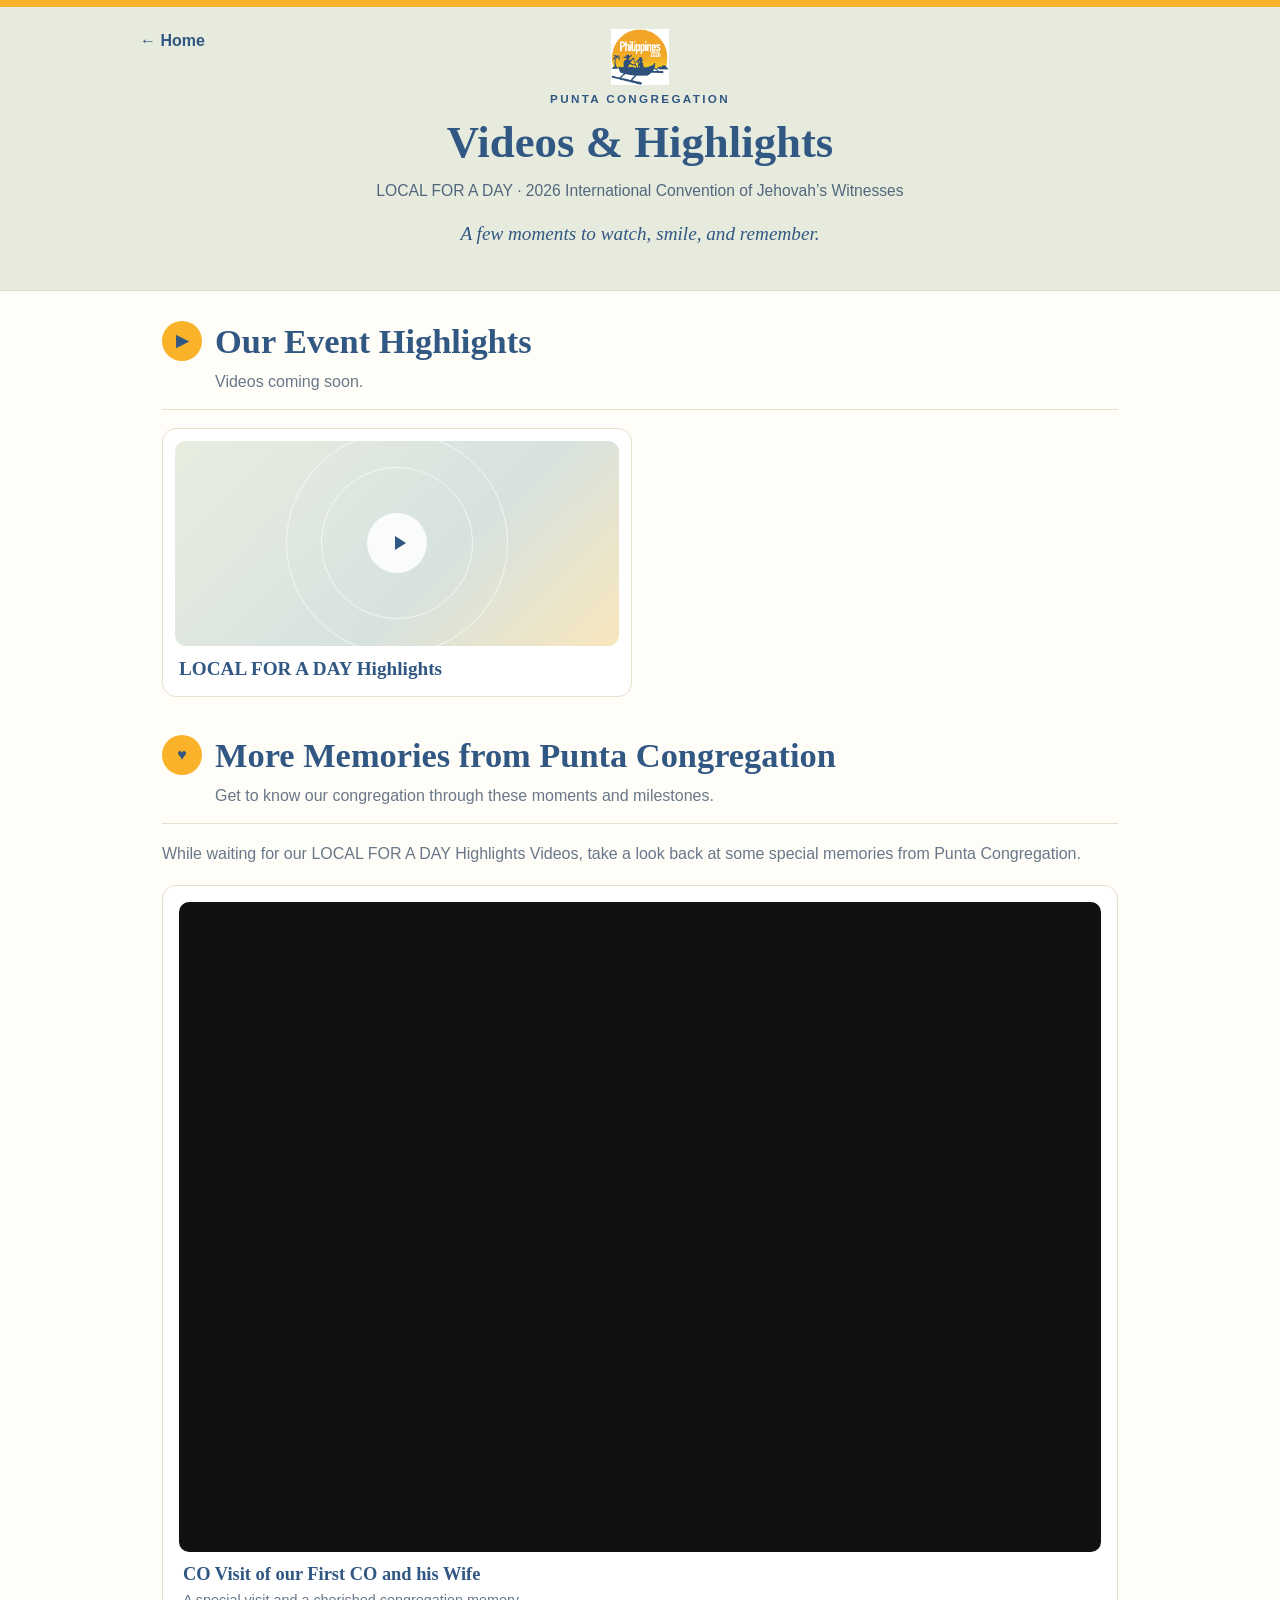
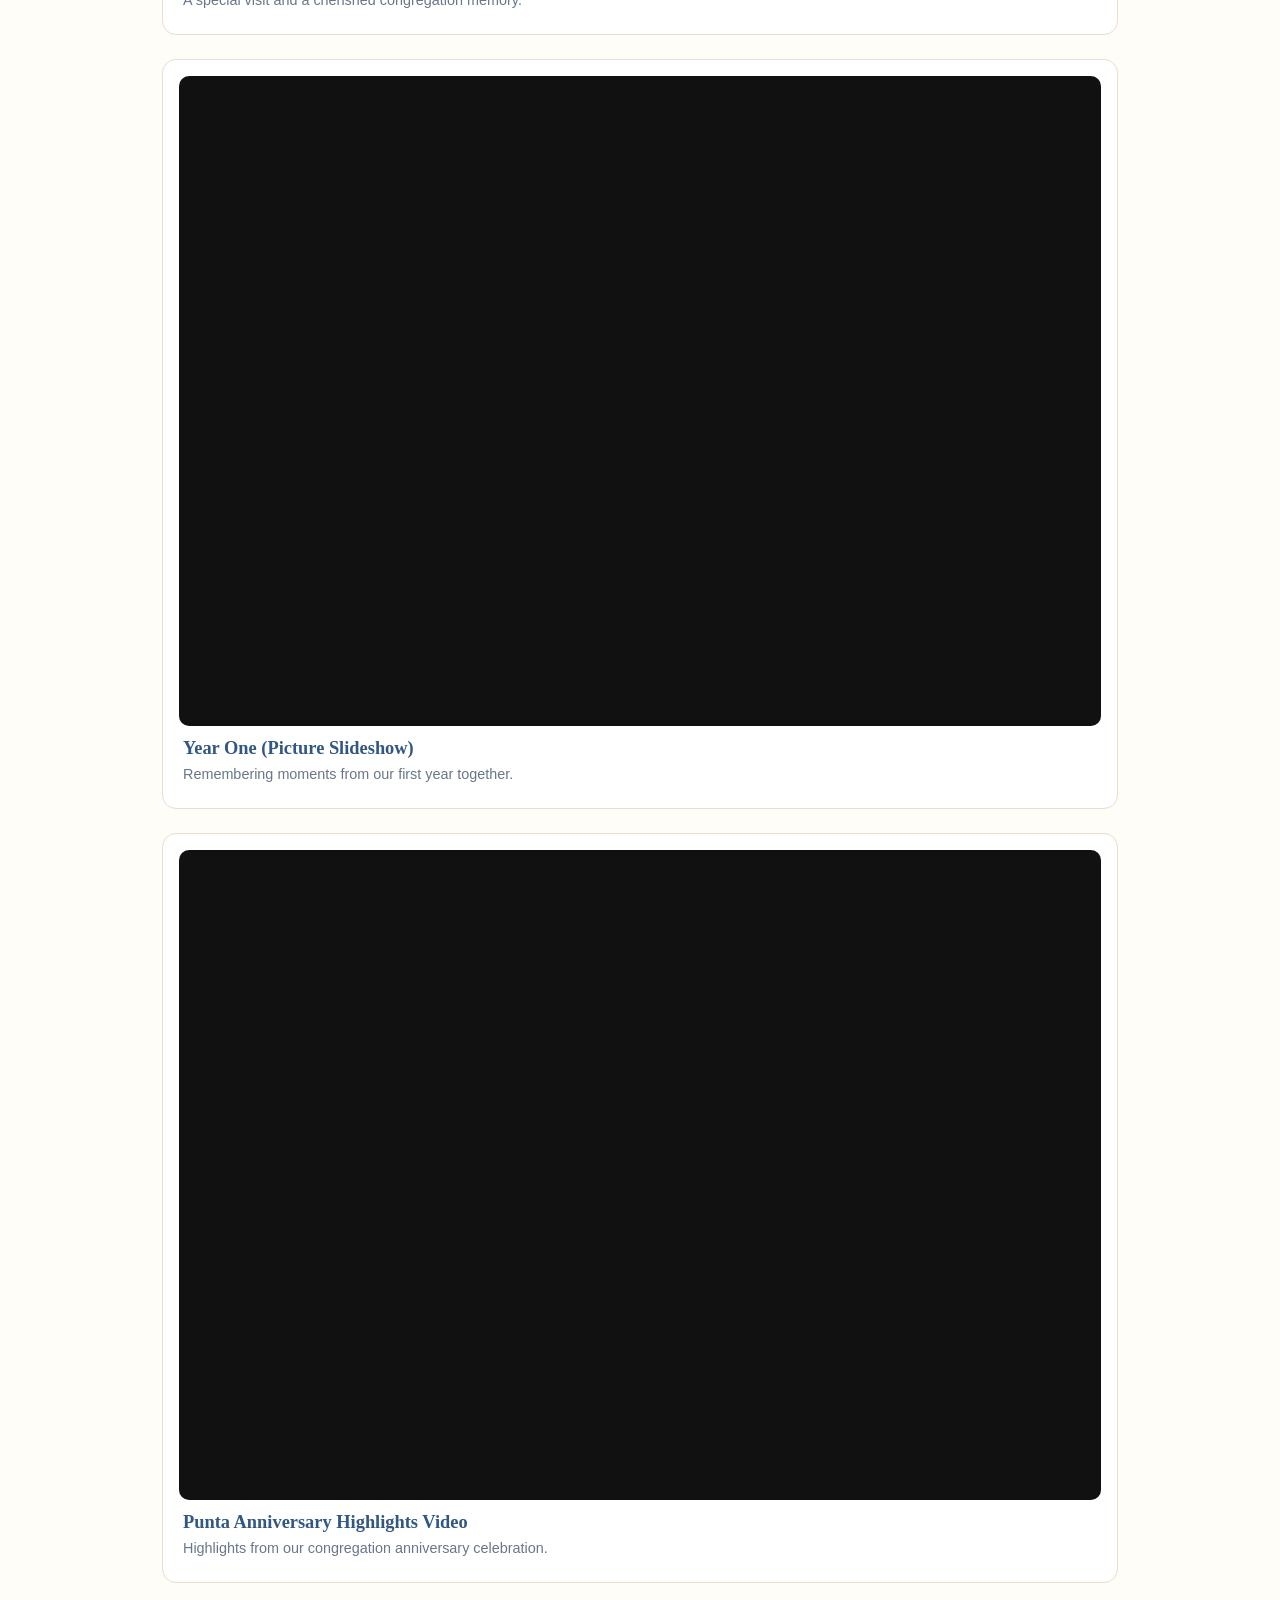
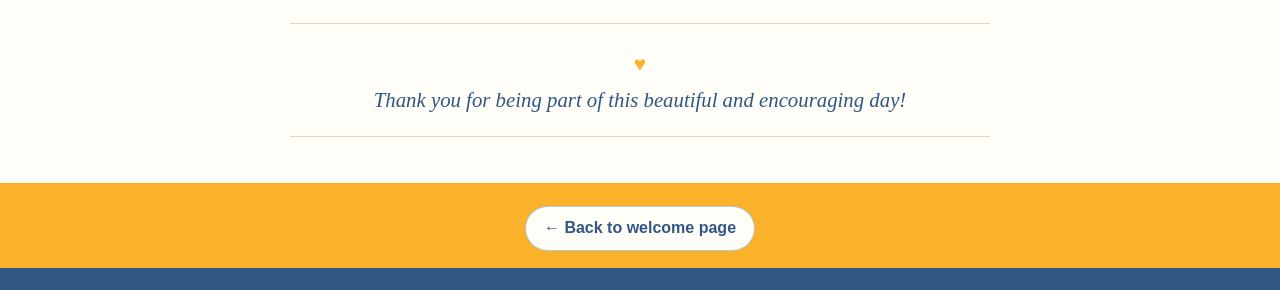
<file: videos.html>
<!doctype html><html lang="en"><head><meta charset="utf-8"><meta name="viewport" content="width=device-width,initial-scale=1"><title>Videos &amp; Highlights | Punta Congregation</title><link rel="stylesheet" href="styles.css"></head><body><div class="topline"></div><header class="inner-head"><a class="back" href="index.html">← Home</a><img class="mini-logo" src="assets/philippines-2026-logo.png" alt="Philippines 2026 logo"><p class="kicker">PUNTA CONGREGATION</p><h1>Videos &amp; Highlights</h1><p class="eventline">LOCAL FOR A DAY · 2026 International Convention of Jehovah’s Witnesses</p><p class="tagline">A few moments to watch, smile, and remember.</p></header><main class="inner-main"><div class="section-title"><span class="number">▶</span><div><h2>Our Event Highlights</h2><p>Videos coming soon.</p></div></div><div class="video-grid"><article class="video-card"><div class="video-art"><span class="play"><svg viewBox="0 0 24 24"><path d="M8 5v14l11-7Z"/></svg></span></div><h3>LOCAL FOR A DAY Highlights</h3></article></div><section class="section-gap" aria-labelledby="past-memories-title">
<style>
.punta-memory-grid{display:grid;grid-template-columns:minmax(0,1fr);gap:24px;max-width:1000px;margin-inline:auto}
.punta-memory-card{min-width:0;width:100%;box-sizing:border-box;border:1px solid var(--line);padding:16px;border-radius:14px;background:#fff}
.punta-memory-frame{width:100%;height:clamp(360px,56.25vw,650px);aspect-ratio:16/9;border:0;border-radius:10px;background:#111;display:block;max-width:100%}
.punta-memory-card h3{font-size:1.15rem;margin:12px 4px 4px}
.punta-memory-card p{font-size:.9rem;color:var(--muted);margin:0 4px 6px}
.punta-memory-note{margin:0 0 18px;color:var(--muted)}
@media(max-width:700px){.punta-memory-grid{grid-template-columns:minmax(0,1fr);gap:18px}.punta-memory-card{padding:10px}.punta-memory-frame{height:clamp(260px,56.25vw,420px)}}
</style>
<div class="section-title"><span class="number">♥</span><div><h2 id="past-memories-title">More Memories from Punta Congregation</h2><p>Get to know our congregation through these moments and milestones.</p></div></div>
<p class="punta-memory-note">While waiting for our LOCAL FOR A DAY Highlights Videos, take a look back at some special memories from Punta Congregation.</p>
<div class="punta-memory-grid">
<article class="punta-memory-card"><iframe class="punta-memory-frame" src="https://drive.google.com/file/d/1OcJpbqrj7IF6vKVx0hlheriqzJVn0lnj/preview" title="CO Visit of our First CO and his Wife" allow="autoplay; encrypted-media; picture-in-picture" allowfullscreen loading="lazy"></iframe><h3>CO Visit of our First CO and his Wife</h3><p>A special visit and a cherished congregation memory.</p></article>
<article class="punta-memory-card"><iframe class="punta-memory-frame" src="https://drive.google.com/file/d/1dbb5Or_xGi4OEEcL4aMGPFGSmuPwP6PP/preview" title="Year One (Picture Slideshow)" allow="autoplay; encrypted-media; picture-in-picture" allowfullscreen loading="lazy"></iframe><h3>Year One (Picture Slideshow)</h3><p>Remembering moments from our first year together.</p></article>
<article class="punta-memory-card"><iframe class="punta-memory-frame" src="https://drive.google.com/file/d/1gh5gYjzj_J9_O5Hd7SW_2BHMRgY9kWdZ/preview" title="Punta Anniversary Highlights Video" allow="autoplay; encrypted-media; picture-in-picture" allowfullscreen loading="lazy"></iframe><h3>Punta Anniversary Highlights Video</h3><p>Highlights from our congregation anniversary celebration.</p></article>
</div>
</section>
<div class="thankyou"><span class="heart">♥</span><p>Thank you for being part of this beautiful and encouraging day!</p></div></main><footer class="inner-footer"><div class="footer-actions"><a href="index.html">← Back to welcome page</a></div><div class="footer-blue-band" aria-hidden="true"></div></footer></body></html>
</file>
<file: styles.css>
:root{--navy:#315783;--gold:#F9B22A;--ivory:#FFFDF7;--sage:#E7EBDD;--ink:#243d59;--muted:#687789;--line:#e8dfcd}*{box-sizing:border-box}body{margin:0;background:var(--ivory);color:var(--ink);font:16px/1.55 "Segoe UI",Arial,sans-serif}button{font:inherit;cursor:pointer}a{color:inherit}.topline{height:7px;background:var(--gold)}.hero{max-width:1050px;margin:auto;padding:30px 22px 25px;text-align:center}.logo{width:116px;height:116px;object-fit:contain;display:block;margin:0 auto 10px}.kicker{font-size:.73rem;letter-spacing:.2em;font-weight:750;color:var(--navy);margin:0 0 8px}h1,h2,h3{font-family:Georgia,"Times New Roman",serif;color:var(--navy);line-height:1.18}h1{font-size:clamp(2rem,5vw,3.2rem);margin:0 auto 8px}h2{font-size:clamp(1.5rem,3.3vw,2.15rem);margin:0 0 8px}h3{font-size:1.35rem;margin:8px 0}.subtitle{font:clamp(1.2rem,2.8vw,1.6rem) Georgia,serif;margin:0;color:var(--navy)}.eventline{margin:10px 0 0;color:#52677e;font-size:.98rem}.divider{display:flex;align-items:center;gap:14px;max-width:400px;margin:20px auto 14px;color:var(--gold)}.divider:before,.divider:after{content:"";height:2px;background:var(--gold);flex:1}.verse{font:1rem/1.5 Georgia,serif;max-width:660px;margin:0 auto;color:#3f5061}.verse small{display:block;margin-top:3px;font-size:.88rem}.tagline{font:italic 1.2rem Georgia,serif;color:var(--navy);margin:20px auto}.notice{max-width:750px;margin:auto;background:#fff;border:1px solid #f0d59e;border-radius:16px;padding:13px 18px;display:flex;gap:13px;align-items:center;text-align:left}.notice-icon,.icon-disc,.empty-icon{width:45px;height:45px;border-radius:50%;background:var(--sage);display:grid;place-items:center;color:var(--navy);flex:0 0 45px}.notice-icon svg,.icon-disc svg,.empty-icon svg{width:25px;height:25px;stroke:currentColor;fill:none;stroke-width:1.8;stroke-linecap:round;stroke-linejoin:round}.notice strong{display:block;color:var(--navy)}.notice p{margin:2px 0 0;color:var(--muted);font-size:.9rem}.cards{max-width:1000px;margin:auto;padding:5px 22px 42px;display:grid;grid-template-columns:repeat(2,minmax(0,1fr));gap:20px}.card{border:1px solid #e6c578;background:white;border-radius:18px;padding:20px;display:flex;flex-direction:column;text-align:center;text-decoration:none;box-shadow:0 8px 24px #3157830b;transition:transform .18s}.card:hover{transform:translateY(-3px)}.icon-disc{width:60px;height:60px;margin:0 auto 8px}.card p{color:var(--muted);font-size:.92rem;margin:0 auto 16px;max-width:340px}.card-photo,.video-art{width:100%;height:205px;object-fit:cover;border-radius:11px;display:block}.video-art{background:linear-gradient(135deg,#e8eddf,#d7e2df 60%,#f8e6bd);display:flex;align-items:center;justify-content:center;position:relative;overflow:hidden}.video-art:before,.video-art:after{content:"";position:absolute;border:1px solid #ffffffa6;border-radius:50%;width:220px;height:220px}.video-art:after{width:150px;height:150px}.play{width:60px;height:60px;border-radius:50%;display:grid;place-items:center;background:#ffffffdf;color:var(--navy);position:relative;z-index:1}.play svg{width:24px;height:24px;fill:currentColor;margin-left:3px}.card-action{margin-top:14px;display:inline-flex;gap:8px;justify-content:center;align-items:center;color:var(--navy);font-weight:700}.card-action svg{width:19px;height:19px;stroke:currentColor;fill:none;stroke-width:2}.footer{background:var(--navy);color:white;text-align:center;padding:22px 16px;border-top:5px solid var(--gold);font-size:.9rem}.footer p{margin:0}.inner-head{background:var(--sage);padding:17px 22px 25px;text-align:center;border-bottom:1px solid #d8dfce;position:relative}.back{position:absolute;left:max(22px,calc((100% - 1000px)/2));top:22px;display:flex;align-items:center;gap:7px;color:var(--navy);font-weight:700;text-decoration:none}.back svg{width:18px;height:18px;stroke:currentColor;fill:none;stroke-width:2}.mini-logo{width:58px;height:58px;object-fit:contain;margin:4px auto;display:block}.inner-head h1{font-size:clamp(2rem,4vw,2.8rem)}.inner-main{max-width:1000px;margin:auto;padding:30px 22px 42px}.section-title{display:flex;align-items:flex-start;gap:13px;margin:0 0 18px;padding-bottom:14px;border-bottom:1px solid var(--line)}.number{background:var(--gold);width:40px;height:40px;border-radius:50%;display:grid;place-items:center;color:var(--navy);font-weight:800;flex:0 0 40px}.section-title p{margin:0;color:var(--muted)}.gallery-grid{display:grid;grid-template-columns:repeat(3,minmax(0,1fr));gap:12px}.gallery-item{border:0;padding:0;background:#e9e9e3;border-radius:12px;overflow:hidden;aspect-ratio:4/3;display:block;width:100%;box-shadow:0 2px 9px #31578310}.gallery-item img{width:100%;height:100%;object-fit:cover;display:block;transition:transform .25s}.gallery-item:hover img{transform:scale(1.035)}.empty{min-height:185px;padding:24px;border:1.5px dashed #d9c58f;border-radius:14px;display:flex;flex-direction:column;align-items:center;justify-content:center;text-align:center;background:#fffefa}.empty h3{margin:7px 0}.empty p{color:var(--muted);max-width:320px;margin:0;font-size:.92rem}.section-gap{margin-top:38px}.video-grid{display:grid;grid-template-columns:repeat(2,minmax(0,1fr));gap:16px}.video-card{border:1px solid var(--line);padding:12px;border-radius:14px;background:white}.video-card h3{font-size:1.2rem;margin:12px 4px 4px}.video-card p{font-size:.9rem;color:var(--muted);margin:0 4px 6px}.thankyou{text-align:center;border-top:1px solid #efd9a8;border-bottom:1px solid #efd9a8;margin:40px auto 4px;padding:24px 12px;max-width:700px}.thankyou .heart{color:var(--gold);font-size:1.3rem}.thankyou p{font:italic 1.3rem Georgia,serif;color:var(--navy);margin:8px 0 0}.inner-footer{text-align:center;background:var(--navy);padding:20px;color:white}.inner-footer a{font-weight:700;text-decoration:none}.hidden{display:none!important}.lightbox{position:fixed;inset:0;background:#101923f2;z-index:50;display:none;align-items:center;justify-content:center;padding:64px 76px 78px}.lightbox.open{display:flex}.lightbox img{max-width:100%;max-height:100%;object-fit:contain;user-select:none;box-shadow:0 8px 35px #0005}.lb-btn{position:absolute;border:1px solid #ffffff50;background:#ffffff1b;color:white;border-radius:50%;width:46px;height:46px;display:grid;place-items:center;font-size:1.6rem}.lb-btn:hover{background:#ffffff35}.lb-close{right:18px;top:18px}.lb-prev{left:18px;top:50%;transform:translateY(-50%)}.lb-next{right:18px;top:50%;transform:translateY(-50%)}.lb-download{bottom:18px;left:50%;transform:translateX(-50%);border-radius:30px;width:auto;padding:0 18px;display:flex;align-items:center;gap:8px;font-size:.95rem}.lb-count{position:absolute;bottom:28px;right:22px;color:white;font-size:.9rem}.lb-download svg{width:19px;height:19px;stroke:currentColor;fill:none;stroke-width:2}@media(max-width:700px){.hero{padding:23px 15px 20px}.logo{width:100px;height:100px}.cards{grid-template-columns:1fr;padding:5px 14px 28px;gap:14px}.card{padding:16px}.card-photo,.video-art{height:190px}.notice{padding:11px;gap:9px}.notice p{font-size:.82rem}.back{position:static;width:max-content;margin:0 0 7px}.inner-head{padding:14px 14px 22px}.inner-main{padding:23px 14px 32px}.gallery-grid{grid-template-columns:repeat(2,minmax(0,1fr));gap:8px}.video-grid{grid-template-columns:1fr}.section-title{gap:10px}.number{width:36px;height:36px;flex-basis:36px}.lightbox{padding:60px 12px 72px}.lb-prev{left:8px}.lb-next{right:8px}.lb-count{bottom:20px;right:12px}.lb-btn{width:40px;height:40px}}
/* Extra breathing room keeps the Netlify badge clear of the homepage message. */
.footer{padding:24px 16px 92px;min-height:150px}
.footer p{max-width:760px;margin:0 auto;line-height:1.8}
/* Inner pages: orange action strip above the blue footer band. */
.inner-footer{padding:0;background:var(--navy);border-top:6px solid var(--gold)}
.inner-footer .footer-actions{background:var(--gold);padding:17px 14px;display:flex;justify-content:center;align-items:center;gap:12px;flex-wrap:wrap}
.inner-footer .footer-actions a{display:inline-flex;justify-content:center;align-items:center;min-height:42px;padding:9px 18px;border:1px solid #31578355;border-radius:999px;background:#fffdf7;color:var(--navy);font-weight:750;text-decoration:none}
.inner-footer .footer-actions a:hover{background:#fff}
.inner-footer .footer-blue-band{height:22px;background:var(--navy)}
@media(max-width:700px){.footer{padding:24px 16px 100px}.inner-footer .footer-actions{gap:9px;padding:16px 12px}.inner-footer .footer-actions a{width:min(100%,280px)}}

/* Slightly larger homepage footer message for better readability. */
.footer p{font-size:1.08rem}
@media(max-width:700px){.footer p{font-size:1.12rem}}
</file>
